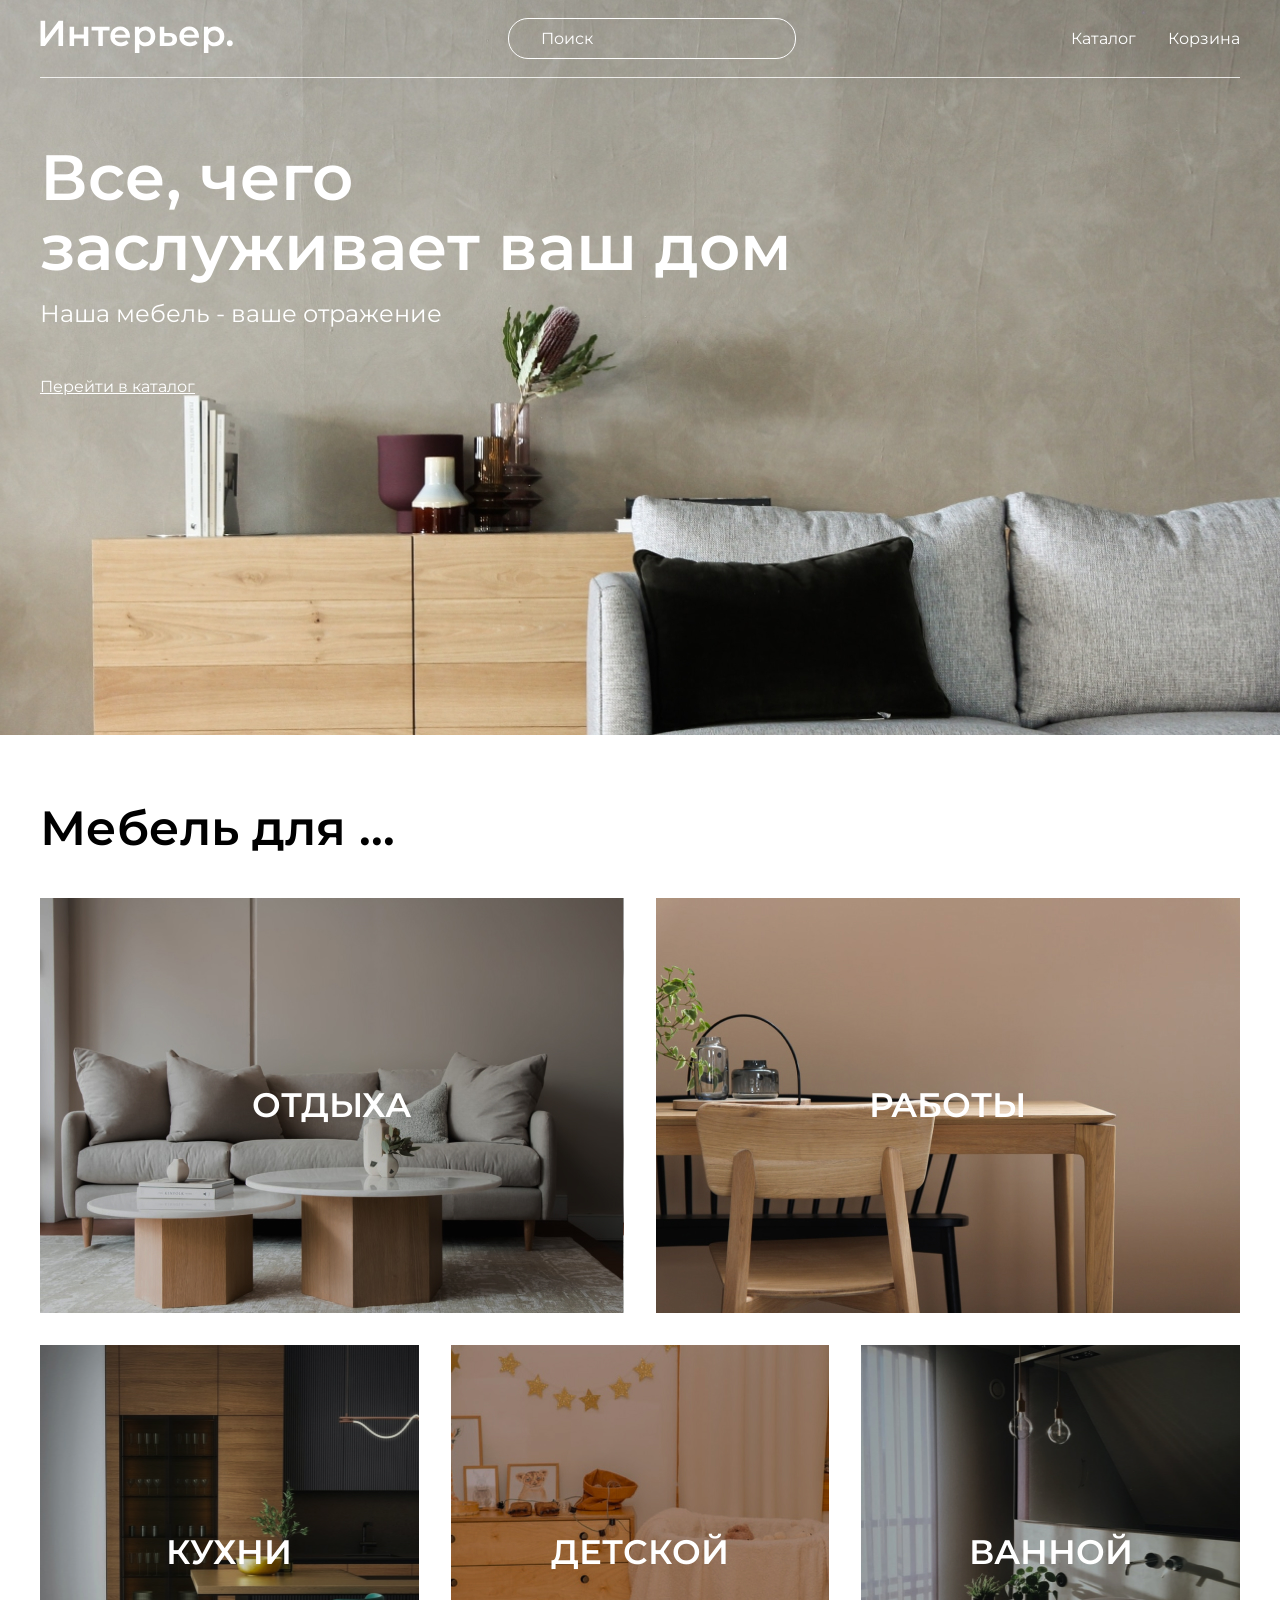
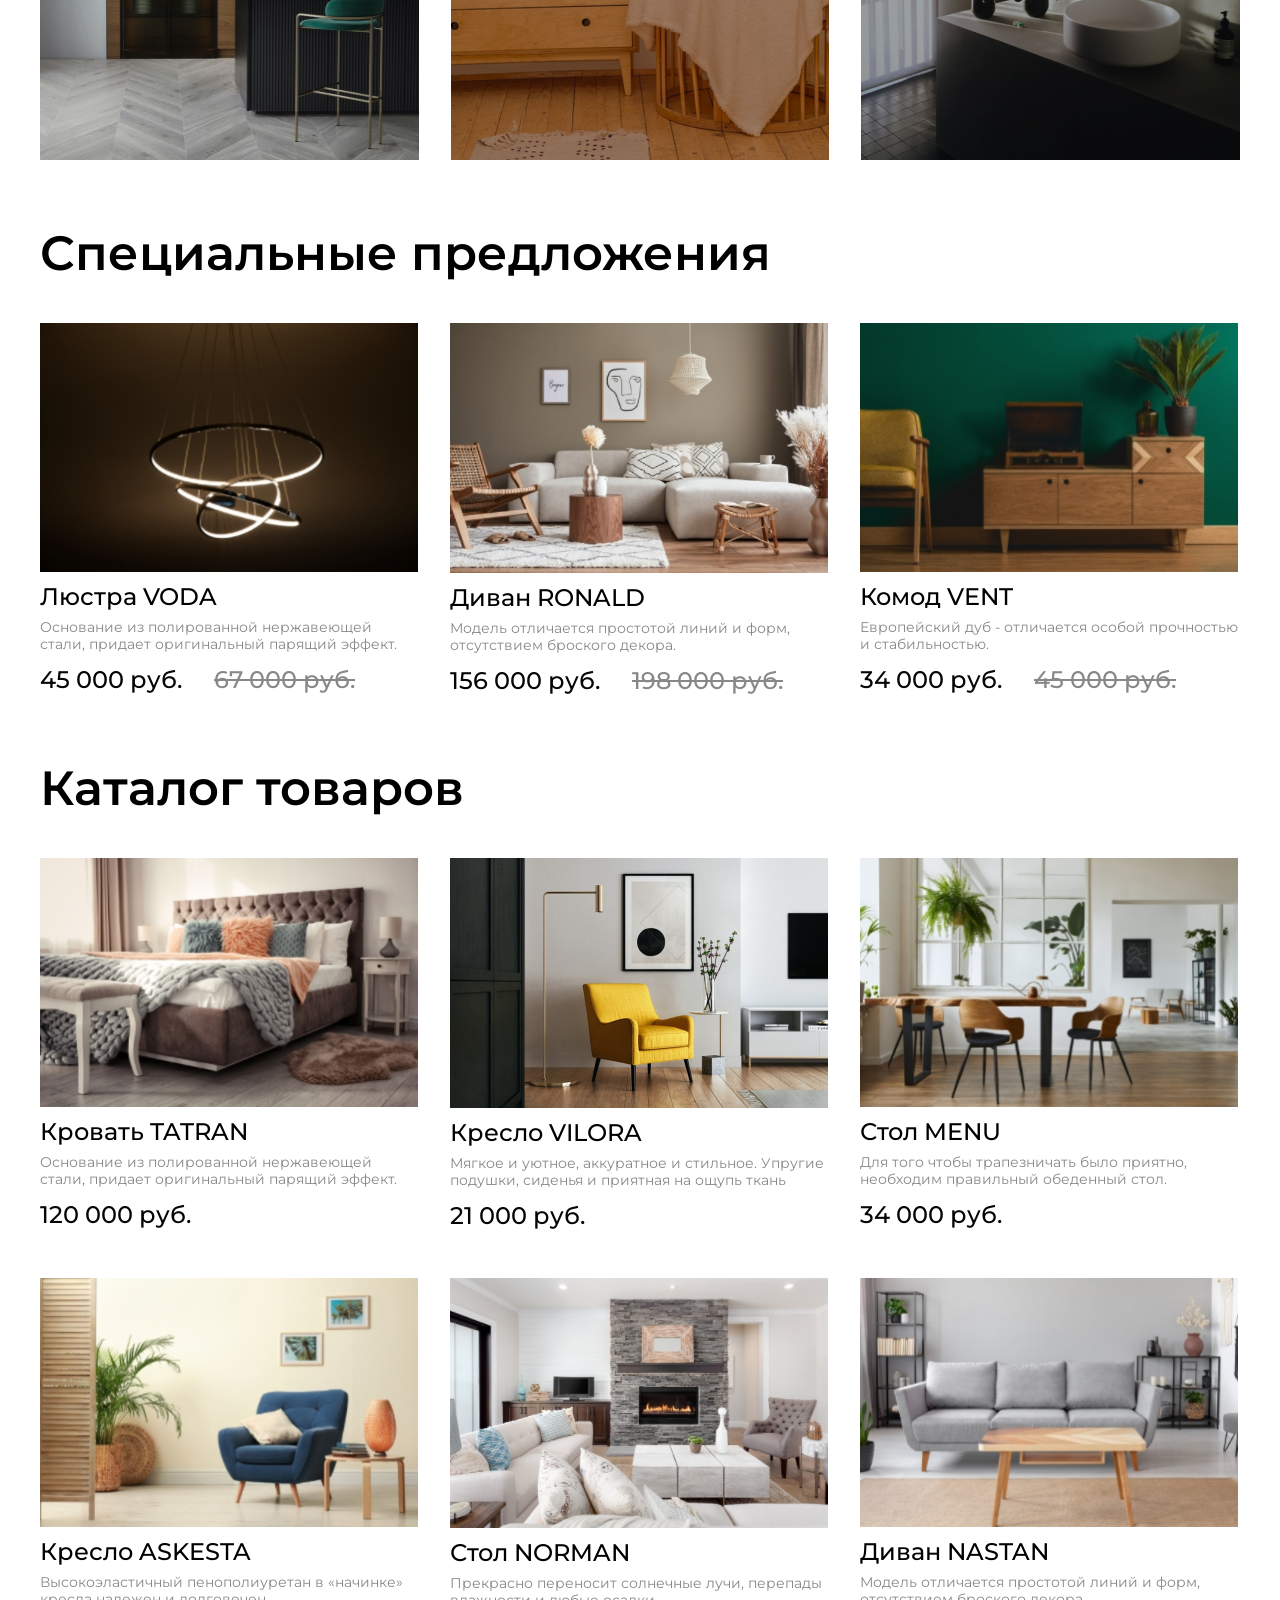
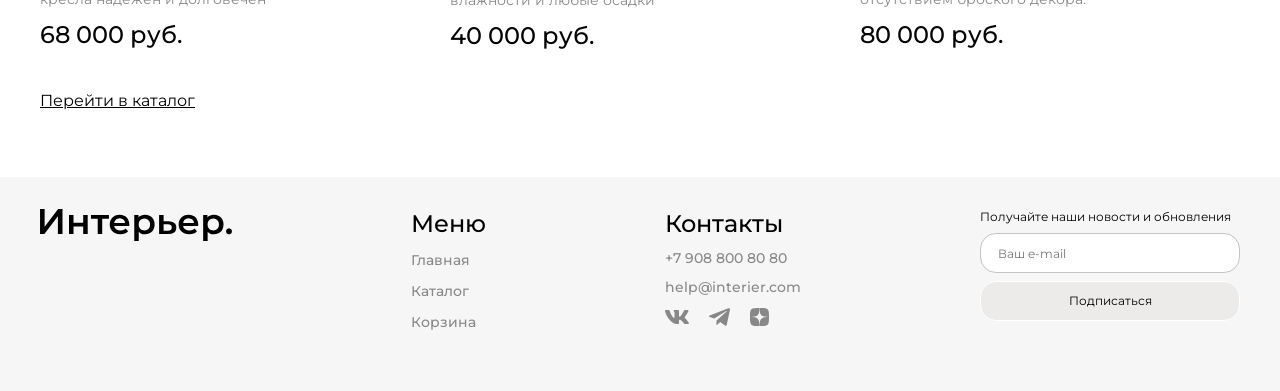
<file: index.html>
<!DOCTYPE html>
<html lang="en">
<head>
    <meta charset="UTF-8">
    <meta name="viewport" content="width=device-width, initial-scale=1.0">
    <title>Document</title>
    <link rel="preconnect" href="https://fonts.googleapis.com">
    <link rel="preconnect" href="https://fonts.gstatic.com" crossorigin>
    <link href="https://fonts.googleapis.com/css2?family=Montserrat:ital,wght@0,100..900;1,100..900&family=Poppins:ital,wght@0,100;0,200;0,300;0,400;0,500;0,600;0,700;0,800;0,900;1,100;1,200;1,300;1,400;1,500;1,600;1,700;1,800;1,900&display=swap" rel="stylesheet">
    <link rel="stylesheet" href="style.css">
</head>
<body>
    <div class="main center">
    <header class="header">
        <a href="index.html"> <img class="header__logo"  src="image/logo.svg" alt="Логотип"></a>
        <input placeholder="Поиск" class="header__input" type="text">
        <nav class="header__menu">
                <a class="header__link" href="catalog.html">Каталог</a>
                <a class="header__link" href="cart.html">Корзина</a>
                <form class="filtering__form" action="#" method="get">
                    <div class="cart__item-modal">
                        <div class="cart__left">
                        <img class="cart__image-left-modal" src="image/cartstolmenu.png" alt="cart image">
                        <div class="cart__info-modal">
                            <h4 class="cart__title">Стол MENU</h4>
                            <p class="cart__price">34 000 руб.</p>
                            <div class="cart__link-modal">
                                <a class="cart__link-box_nav" href="#">Избранные</a>
                                <a class="cart__link-box_nav" href="#">Удалить</a>
                            </div>
                        </div>
                        </div>
                        <input class="cart__input-modal" type="number" value="1" min="1">
                    </div>
                    <div class="cart__item-modaldown">
                        <div class="cart__left">
                        <img class="cart__image-left-modal" src="image/divannas.jpeg" alt="cart image">
                        <div class="cart__info-modal">
                            <h4 class="cart__title">Диван NASTAN</h4>
                            <p class="cart__price">80 000 руб.</p>
                            <div class="cart__link-modal">
                                <a class="cart__link-box_nav" href="#">Избранные</a>
                                <a class="cart__link-box_nav" href="#">Удалить</a>
                            </div>
                        </div>
                        </div>
                        <input class="cart__input-modal" type="number" value="1" min="1">
                    </div>
                    <div class="cart__button-box-modal">
                        <p class="cart__price-modal">Итого:  114 000 руб.</p>
                        <button type="submit" class="cart__button-modal">Оформить заказ</button>
                    </div>
                </form>
        </nav>
        <div class="menu__mobile">
            <a href="#" class=""><svg width="20" height="19" viewBox="0 0 20 19" fill="none" xmlns="http://www.w3.org/2000/svg">
                <g clip-path="url(#clip0_310_627)">
                <path d="M5.7515 2.99141C4.59282 4.14838 3.91891 5.70363 3.86709 7.34023C3.81528 8.97682 4.38946 10.5716 5.47264 11.7995C6.55581 13.0275 8.06645 13.7962 9.69672 13.9491C11.2973 14.0991 12.8949 13.6444 14.1757 12.6766L17.5069 16.0085L17.5069 16.0085C17.5897 16.0914 17.6881 16.1571 17.7963 16.2019C17.9046 16.2468 18.0206 16.2698 18.1377 16.2698C18.2549 16.2698 18.3709 16.2468 18.4791 16.2019C18.5873 16.1571 18.6857 16.0914 18.7685 16.0085C18.8514 15.9257 18.9171 15.8274 18.9619 15.7191C19.0068 15.6109 19.0298 15.4949 19.0298 15.3777C19.0298 15.2606 19.0068 15.1446 18.9619 15.0363C18.9171 14.9281 18.8514 14.8298 18.7685 14.7469L18.7685 14.7469L15.4368 11.416C16.4021 10.135 16.8547 8.53846 16.7038 6.93943C16.5501 5.31054 15.7816 3.80139 14.5547 2.719C13.3277 1.63662 11.7345 1.06232 10.0992 1.11292C8.46381 1.16352 6.90917 1.83523 5.7515 2.99141ZM5.7515 2.99141L5.82216 3.06217L5.7515 2.99141ZM13.5895 4.25366C14.0271 4.68416 14.3751 5.19703 14.6135 5.76269C14.8518 6.32835 14.9758 6.93561 14.9783 7.54944C14.9808 8.16327 14.8618 8.77152 14.628 9.3391C14.3943 9.90669 14.0505 10.4224 13.6164 10.8564C13.1824 11.2905 12.6667 11.6343 12.0991 11.868C11.5315 12.1018 10.9233 12.2208 10.3094 12.2183C9.6956 12.2158 9.08834 12.0918 8.52268 11.8535C7.95702 11.6151 7.44415 11.2671 7.01365 10.8295C6.15334 9.95509 5.67341 8.77613 5.6784 7.54944C5.6834 6.32275 6.17291 5.14773 7.04032 4.28033C7.90772 3.41292 9.08274 2.92341 10.3094 2.91841C11.5361 2.91342 12.7151 3.39335 13.5895 4.25366Z" fill="white" stroke="white" stroke-width="0.2"/>
                </g>
                <defs>
                <clipPath id="clip0_310_627">
                <rect width="19" height="19" fill="white" transform="translate(0.800537)"/>
                </clipPath>
                </defs>
                </svg>
                </a>
            <a href="catalog.html" class=""><svg width="20" height="21" viewBox="0 0 20 21" fill="none" xmlns="http://www.w3.org/2000/svg">
                <rect x="0.800537" y="0.900024" width="4.57143" height="4.57143" fill="white"/>
                <rect x="0.800537" y="8.21436" width="4.57143" height="4.57143" fill="white"/>
                <rect x="0.800537" y="15.5286" width="4.57143" height="4.57143" fill="white"/>
                <rect x="8.11401" y="8.21436" width="4.57143" height="4.57143" fill="white"/>
                <rect x="8.11401" y="15.5286" width="4.57143" height="4.57143" fill="white"/>
                <rect x="8.11401" y="0.900024" width="4.57143" height="4.57143" fill="white"/>
                <rect x="15.4285" y="8.21436" width="4.57143" height="4.57143" fill="white"/>
                <rect x="15.4285" y="15.5286" width="4.57143" height="4.57143" fill="white"/>
                <rect x="15.4285" y="0.900024" width="4.57143" height="4.57143" fill="white"/>
                </svg>
                </a>
            <a href="cart.html" class=""><svg width="25" height="25" viewBox="0 0 25 25" fill="none" xmlns="http://www.w3.org/2000/svg">
                <path d="M14.5834 20.8333C15.1359 20.8333 15.6658 20.6138 16.0566 20.2231C16.4473 19.8324 16.6667 19.3025 16.6667 18.75C16.6667 18.1974 16.4473 17.6675 16.0566 17.2768C15.6658 16.8861 15.1359 16.6666 14.5834 16.6666C14.0309 16.6666 13.501 16.8861 13.1103 17.2768C12.7196 17.6675 12.5001 18.1974 12.5001 18.75C12.5001 19.3025 12.7196 19.8324 13.1103 20.2231C13.501 20.6138 14.0309 20.8333 14.5834 20.8333ZM7.29174 20.8333C7.84428 20.8333 8.37418 20.6138 8.76488 20.2231C9.15558 19.8324 9.37508 19.3025 9.37508 18.75C9.37508 18.1974 9.15558 17.6675 8.76488 17.2768C8.37418 16.8861 7.84428 16.6666 7.29174 16.6666C6.73921 16.6666 6.20931 16.8861 5.81861 17.2768C5.4279 17.6675 5.20841 18.1974 5.20841 18.75C5.20841 19.3025 5.4279 19.8324 5.81861 20.2231C6.20931 20.6138 6.73921 20.8333 7.29174 20.8333ZM20.873 6.16975C21.133 6.16136 21.3796 6.05217 21.5606 5.86525C21.7416 5.67834 21.8428 5.42836 21.8428 5.16819C21.8428 4.90801 21.7416 4.65804 21.5606 4.47112C21.3796 4.28421 21.133 4.17501 20.873 4.16663H19.674C18.7345 4.16663 17.922 4.81871 17.7178 5.73538L16.4126 11.6125C16.2084 12.5291 15.3959 13.1812 14.4563 13.1812H6.63133L5.12924 7.17079H14.8636C15.1212 7.15904 15.3644 7.04844 15.5425 6.86199C15.7206 6.67555 15.82 6.42761 15.82 6.16975C15.82 5.91189 15.7206 5.66395 15.5425 5.47751C15.3644 5.29106 15.1212 5.18046 14.8636 5.16871H5.12924C4.82473 5.16862 4.5242 5.23796 4.25051 5.37145C3.97682 5.50495 3.73716 5.69909 3.54976 5.93911C3.36236 6.17913 3.23215 6.45872 3.16903 6.75662C3.10591 7.05452 3.11154 7.36289 3.1855 7.65829L4.68758 13.6666C4.79586 14.1002 5.046 14.485 5.39821 14.7601C5.75042 15.0351 6.18447 15.1844 6.63133 15.1843H14.4563C15.368 15.1845 16.2524 14.8736 16.9636 14.3032C17.6748 13.7327 18.1701 12.9368 18.3678 12.0468L19.674 6.16975H20.873Z" fill="white"/>
                </svg>
                </a>
        </div>
    </header>

    <section class="heading">
        <p class="heading__house" href="index.html">Все, чего заслуживает ваш дом</р>
        <p  class="heading__text">Наша мебель - ваше отражение</p>
        <a  class="heading__catalog" href="catalog.html">Перейти в каталог</a>
    </section>

    </div>


    <div class="for-box center">
        <h2 class="heading">Мебель для ...</h2>
        <div class="for">
            <div class="for__item for__item_1 for__item_big">ОТДЫХА</div>
            <div class="for__item for__item_2 for__item_big">РАБОТЫ</div>
            <div class="for__item for__item_3">КУХНИ</div>
            <div class="for__item for__item_4">ДЕТСКОЙ</div>
            <div class="for__item for__item_5">ВАННОЙ</div>
        </div>
    </div>
    <section>  
        <h2 class="heading center">Специальные предложения</h2>
        <div class="product-box center">
            <article class="product">
                <img src="image/lustra.jpeg" alt="Люстра VODA" class="product__img">
                        <h3 class="product__name">Люстра VODA</h3>
                        <p class="product__text">Основание из полированной нержавеющей стали, придает оригинальный парящий эффект.</p>
                        <div class="product__box-price">
                        <span class="product__price">45 000 руб.</span>
                        <span class="product__price product__price_old">67 000 руб.</span>
                        <div class="product__icons">
                            <img class="product__icon product__icon_cart" src="image/cartsvg.svg" alt="">
                            <img class="product__icon product__icon_favorite" src="image/heart_outline.svg" alt="">
                        </div>
                        </div>
                </article>
                <article class="product">
                        <img src="image/divan.jpeg" alt="Диван RONALD" class="product__img">
                    <h3 class="product__name"> Диван RONALD</h3>
                        <p class="product__text">Модель отличается простотой линий и форм, отсутствием броского декора.</p>
                        <div class="product__box-price">
                        <span class="product__price">156 000 руб.</span>
                        <span class="product__price product__price_old">198 000 руб.</span>
                        <div class="product__icons">
                            <img class="product__icon product__icon_cart" src="image/cartsvg.svg" alt="">
                            <img class="product__icon product__icon_favorite" src="image/heart_outline.svg" alt="">
                        </div>
                        </div>
                </article>
                <article class="product">
                        <img src="image/komod.jpeg" alt="Комод VENT" class="product__img">
                    <h3 class="product__name">Комод VENT</h3>
                        <p class="product__text">Европейский дуб - отличается особой прочностью и стабильностью.</p>
                        <div class="product__box-price">
                        <span class="product__price">34 000 руб.</span>
                        <span class="product__price product__price_old">45 000 руб.</span>
                        <div class="product__icons">
                            <img class="product__icon product__icon_cart" src="image/cartsvg.svg" alt="">
                            <img class="product__icon product__icon_favorite" src="image/heart_outline.svg" alt="">
                        </div>
                    </div>
                </article>
            </div>
                </section>
        <section>
        <h2 class="heading center">Каталог товаров</h2>
        <div class="product-box center">
    <article class="product">
            <img src="image/krovat.jpeg" alt="Кровать TATRAN" class="product__img">
            <h3 class="product__name">Кровать TATRAN</h3>
            <p class="product__text">Основание из полированной нержавеющей стали, придает оригинальный парящий эффект.</p>
            <div class="product__box-price">
            <p class="product__price">120 000 руб.</p>
            <div class="product__icons">
                <img class="product__icon product__icon_cart" src="image/cartsvg.svg" alt="">
                <img class="product__icon product__icon_favorite" src="image/heart_outline.svg" alt="">
            </div>
            </div>
    </article>
    <article class="product">
            <img src="image/product1.jpg" alt="Желтое кресло VILORA" class="product__img">
            <h3 class="product__name">Кресло VILORA</h3>
            <p class="product__text">Мягкое и уютное, аккуратное и стильное. Упругие подушки, сиденья и приятная на ощупь ткань</p>
            <div class="product__box-price">
            <p class="product__price">21 000 руб.</p>
            <div class="product__icons">
                <img class="product__icon product__icon_cart" src="image/cartsvg.svg" alt="">
                <img class="product__icon product__icon_favorite" src="image/heart_outline.svg" alt="">
            </div>
            </div>
    </article>
    <article class="product">
        <img src="image/stol.jpeg" alt="Стол MENU" class="product__img">
        <h3 class="product__name">Стол MENU</h3>
        <p class="product__text">Для того чтобы трапезничать было приятно, необходим правильный обеденный стол.</p>
        <div class="product__box-price">
        <p class="product__price">34 000 руб.</p>
        <div class="product__icons">
            <img class="product__icon product__icon_cart" src="image/cartsvg.svg" alt="">
            <img class="product__icon product__icon_favorite" src="image/heart_outline.svg" alt="">
        </div>
        </div>
    </article>
    <article class="product">
        <img src="image/kreslo.jpeg" alt="Кресло ASKESTA" class="product__img">
        <h3 class="product__name">Кресло ASKESTA</h3>
        <p class="product__text">Высокоэластичный пенополиуретан в «начинке» кресла надежен и долговечен</p>
        <div class="product__box-price">
        <p class="product__price">68 000 руб.</p>
        <div class="product__icons">
            <img class="product__icon product__icon_cart" src="image/cartsvg.svg" alt="">
            <img class="product__icon product__icon_favorite" src="image/heart_outline.svg" alt="">
        </div>
        </div>
    </article>
    <article class="product">
        <img src="image/stolnorman.jpeg" alt="Стол NORMAN" class="product__img">
        <h3 class="product__name">Стол NORMAN</h3>
        <p class="product__text">Прекрасно переносит солнечные лучи, перепады влажности и любые осадки</p>
        <div class="product__box-price">
        <p class="product__price">40 000 руб.</p>
        <div class="product__icons">
            <img class="product__icon product__icon_cart" src="image/cartsvg.svg" alt="">
            <img class="product__icon product__icon_favorite" src="image/heart_outline.svg" alt="">
        </div>
        </div>
    </article>
    <article class="product">
        <img src="image/divannas.jpeg" alt="Диван NASTAN" class="product__img">
        <h2 class="product__name">Диван NASTAN</h2>
        <p class="product__text">Модель отличается простотой линий и форм, отсутствием броского декора. </p>
        <div class="product__box-price">
        <p class="product__price">80 000 руб.</p>  
        <div class="product__icons">
            <img class="product__icon product__icon_cart" src="image/cartsvg.svg" alt="">
            <img class="product__icon product__icon_favorite" src="image/heart_outline.svg" alt="">
        </div>
    </div>
</article>
</div>
<div class="footer-catalog">
    <a class="footer-catalog__link center" href="catalog.html">Перейти в каталог</a>
</div>
    </section>
    <footer class="footer center"> 
<div class="footer-box">
<img class="footer__logo" src="image/logofoot.svg" alt="logofoot">
<article class="menu">
    <h4 class="footer__menu">Меню</h4>
    <nav>
        <ul class="footer__nav">
            <li><a class="menu__list" href="index.html">Главная</a></li>
            <li><a class="menu__list" href="catalog.html">Каталог</a></li>
            <li><a class="menu__list" href="cart.html">Корзина</a></li>
        </ul>
    </nav>
</article>
<article class="adress">
    <h4 class="footer__menu">Контакты</h4>
    <a class="footer__link" href="+79088008080">+7 908 800 80 80</a>
    <a class="footer__link" href="help@interier.com">help@interier.com</a>
<div class="footer__svg">
<svg class="logo-svg" width="24" height="18" viewBox="0 0 24 14" fill="none" xmlns="http://www.w3.org/2000/svg">
        <path fill-rule="evenodd" clip-rule="evenodd" d="M23.45 0.948C23.616 0.402 23.45 0 22.655 0H20.03C19.362 0 19.054 0.347 18.887 0.73C18.887 0.73 17.552 3.926 15.661 6.002C15.049 6.604 14.771 6.795 14.437 6.795C14.27 6.795 14.019 6.604 14.019 6.057V0.948C14.019 0.292 13.835 0 13.279 0H9.151C8.734 0 8.483 0.304 8.483 0.593C8.483 1.214 9.429 1.358 9.526 3.106V6.904C9.526 7.737 9.373 7.888 9.039 7.888C8.149 7.888 5.984 4.677 4.699 1.003C4.45 0.288 4.198 0 3.527 0H0.9C0.15 0 0 0.347 0 0.73C0 1.412 0.89 4.8 4.145 9.281C6.315 12.341 9.37 14 12.153 14C13.822 14 14.028 13.632 14.028 12.997V10.684C14.028 9.947 14.186 9.8 14.715 9.8C15.105 9.8 15.772 9.992 17.33 11.467C19.11 13.216 19.403 14 20.405 14H23.03C23.78 14 24.156 13.632 23.94 12.904C23.702 12.18 22.852 11.129 21.725 9.882C21.113 9.172 20.195 8.407 19.916 8.024C19.527 7.533 19.638 7.314 19.916 6.877C19.916 6.877 23.116 2.451 23.449 0.948H23.45Z" fill="#888888"/>
        </svg> 
<svg class="logo-svg" width="21" height="18" viewBox="0 0 21 18" fill="none" xmlns="http://www.w3.org/2000/svg">
        <path d="M19.2957 0.363004L0.690684 7.57461C-0.0580144 7.91045 -0.311245 8.58298 0.509724 8.94798L5.28271 10.4727L16.8232 3.30353C17.4533 2.85347 18.0984 2.97348 17.5433 3.46858L7.63159 12.4893L7.32024 16.3069C7.60862 16.8964 8.13666 16.8991 8.47348 16.6061L11.2157 13.998L15.9122 17.533C17.003 18.1821 17.5965 17.7632 17.8312 16.5735L20.9117 1.91163C21.2315 0.447168 20.6861 -0.19809 19.2957 0.363004Z" fill="#888888"/>
        </svg>     
<svg class="logo-svg" width="19" height="18" viewBox="0 0 19 18" fill="none" xmlns="http://www.w3.org/2000/svg">
        <path d="M11.3326 10.7357C9.83979 12.195 9.73122 14.0143 9.60229 18C13.5244 18 16.2319 17.9871 17.6298 16.7014C18.9869 15.3771 19.0005 12.69 19.0005 9.09643C14.7934 9.225 12.873 9.32143 11.3326 10.7357ZM0.00050354 9.09643C0.00050354 12.69 0.014075 15.3771 1.37122 16.7014C2.76907 17.9871 5.47657 18 9.39872 18C9.263 14.0143 9.16122 12.195 7.66836 10.7357C6.128 9.32143 4.20765 9.21857 0.00050354 9.09643ZM9.39872 0C5.48336 0 2.76907 0.0128571 1.37122 1.29857C0.014075 2.62286 0.00050354 5.31 0.00050354 8.90357C4.20765 8.775 6.128 8.67857 7.66836 7.26429C9.16122 5.805 9.26979 3.98571 9.39872 0ZM11.3326 7.26429C9.83979 5.805 9.73122 3.98571 9.60229 0C13.5244 0 16.2319 0.0128571 17.6298 1.29857C18.9869 2.62286 19.0005 5.31 19.0005 8.90357C14.7934 8.775 12.873 8.67857 11.3326 7.26429Z" fill="#888888"/>
        </svg>             
</div>
</article>   
<form class="footer__inform">
    <p action="#" class="footer__inform-text">Получайте наши новости и обновления</p>
    <input placeholder="Ваш e-mail" type="email" class="footer__inform-window"> <button type="submit" class="footer__inform-button">Подписаться</button>
</form>
</div>
    </footer>
</body>
</html>
</file>
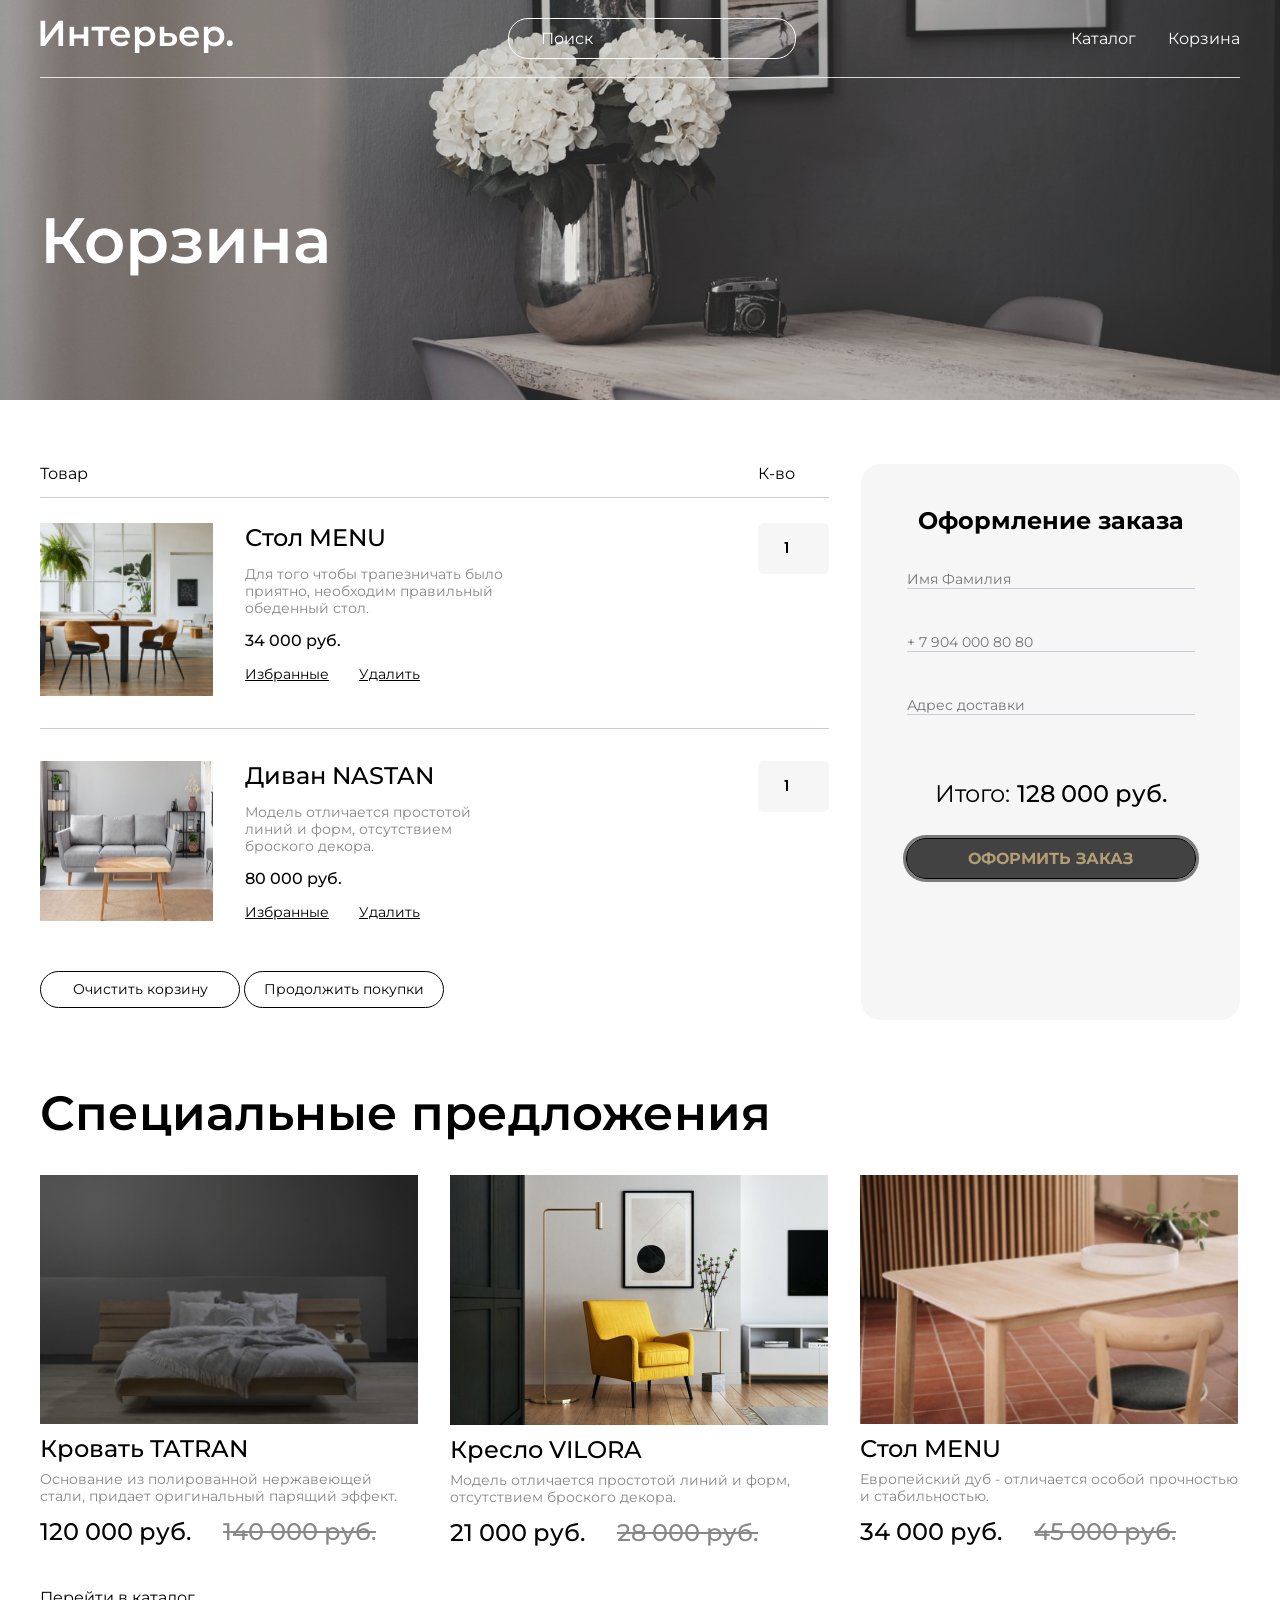
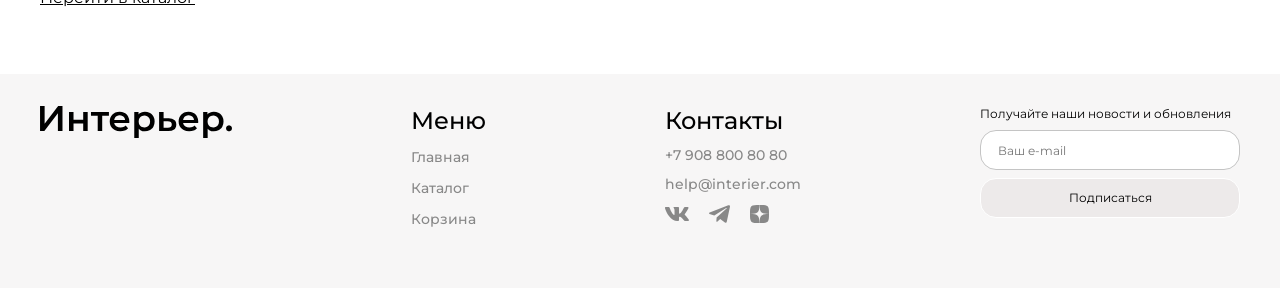
<file: cart.html>
<!DOCTYPE html>
<html lang="en">
<head>
    <meta charset="UTF-8">
    <meta name="viewport" content="width=device-width, initial-scale=1.0">
    <title>Document</title>
    <link rel="preconnect" href="https://fonts.googleapis.com">
    <link rel="preconnect" href="https://fonts.gstatic.com" crossorigin>
    <link href="https://fonts.googleapis.com/css2?family=Montserrat:ital,wght@0,100..900;1,100..900&family=Poppins:ital,wght@0,100;0,200;0,300;0,400;0,500;0,600;0,700;0,800;0,900;1,100;1,200;1,300;1,400;1,500;1,600;1,700;1,800;1,900&display=swap" rel="stylesheet">
    <link rel="stylesheet" href="style.css">
</head>
<body>
    <div class="top-cart center">
        <header class="header">
            <a href="index.html"> <img class="header__logo"  src="image/logo.svg" alt="Логотип"></a>
            <input placeholder="Поиск" class="header__input" type="text">
            <nav class="header__menu">
                    <a class="header__link" href="catalog.html">Каталог</a>
                    <a class="header__link" href="cart.html">Корзина</a>
            </nav>
            <div class="menu__mobile">
                <a href="#" class=""><svg width="20" height="19" viewBox="0 0 20 19" fill="none" xmlns="http://www.w3.org/2000/svg">
                    <g clip-path="url(#clip0_310_627)">
                    <path d="M5.7515 2.99141C4.59282 4.14838 3.91891 5.70363 3.86709 7.34023C3.81528 8.97682 4.38946 10.5716 5.47264 11.7995C6.55581 13.0275 8.06645 13.7962 9.69672 13.9491C11.2973 14.0991 12.8949 13.6444 14.1757 12.6766L17.5069 16.0085L17.5069 16.0085C17.5897 16.0914 17.6881 16.1571 17.7963 16.2019C17.9046 16.2468 18.0206 16.2698 18.1377 16.2698C18.2549 16.2698 18.3709 16.2468 18.4791 16.2019C18.5873 16.1571 18.6857 16.0914 18.7685 16.0085C18.8514 15.9257 18.9171 15.8274 18.9619 15.7191C19.0068 15.6109 19.0298 15.4949 19.0298 15.3777C19.0298 15.2606 19.0068 15.1446 18.9619 15.0363C18.9171 14.9281 18.8514 14.8298 18.7685 14.7469L18.7685 14.7469L15.4368 11.416C16.4021 10.135 16.8547 8.53846 16.7038 6.93943C16.5501 5.31054 15.7816 3.80139 14.5547 2.719C13.3277 1.63662 11.7345 1.06232 10.0992 1.11292C8.46381 1.16352 6.90917 1.83523 5.7515 2.99141ZM5.7515 2.99141L5.82216 3.06217L5.7515 2.99141ZM13.5895 4.25366C14.0271 4.68416 14.3751 5.19703 14.6135 5.76269C14.8518 6.32835 14.9758 6.93561 14.9783 7.54944C14.9808 8.16327 14.8618 8.77152 14.628 9.3391C14.3943 9.90669 14.0505 10.4224 13.6164 10.8564C13.1824 11.2905 12.6667 11.6343 12.0991 11.868C11.5315 12.1018 10.9233 12.2208 10.3094 12.2183C9.6956 12.2158 9.08834 12.0918 8.52268 11.8535C7.95702 11.6151 7.44415 11.2671 7.01365 10.8295C6.15334 9.95509 5.67341 8.77613 5.6784 7.54944C5.6834 6.32275 6.17291 5.14773 7.04032 4.28033C7.90772 3.41292 9.08274 2.92341 10.3094 2.91841C11.5361 2.91342 12.7151 3.39335 13.5895 4.25366Z" fill="white" stroke="white" stroke-width="0.2"/>
                    </g>
                    <defs>
                    <clipPath id="clip0_310_627">
                    <rect width="19" height="19" fill="white" transform="translate(0.800537)"/>
                    </clipPath>
                    </defs>
                    </svg>
                    </a>
                <a href="catalog.html" class=""><svg width="20" height="21" viewBox="0 0 20 21" fill="none" xmlns="http://www.w3.org/2000/svg">
                    <rect x="0.800537" y="0.900024" width="4.57143" height="4.57143" fill="white"/>
                    <rect x="0.800537" y="8.21436" width="4.57143" height="4.57143" fill="white"/>
                    <rect x="0.800537" y="15.5286" width="4.57143" height="4.57143" fill="white"/>
                    <rect x="8.11401" y="8.21436" width="4.57143" height="4.57143" fill="white"/>
                    <rect x="8.11401" y="15.5286" width="4.57143" height="4.57143" fill="white"/>
                    <rect x="8.11401" y="0.900024" width="4.57143" height="4.57143" fill="white"/>
                    <rect x="15.4285" y="8.21436" width="4.57143" height="4.57143" fill="white"/>
                    <rect x="15.4285" y="15.5286" width="4.57143" height="4.57143" fill="white"/>
                    <rect x="15.4285" y="0.900024" width="4.57143" height="4.57143" fill="white"/>
                    </svg>
                    </a>
                <a href="cart.html" class=""><svg width="25" height="25" viewBox="0 0 25 25" fill="none" xmlns="http://www.w3.org/2000/svg">
                    <path d="M14.5834 20.8333C15.1359 20.8333 15.6658 20.6138 16.0566 20.2231C16.4473 19.8324 16.6667 19.3025 16.6667 18.75C16.6667 18.1974 16.4473 17.6675 16.0566 17.2768C15.6658 16.8861 15.1359 16.6666 14.5834 16.6666C14.0309 16.6666 13.501 16.8861 13.1103 17.2768C12.7196 17.6675 12.5001 18.1974 12.5001 18.75C12.5001 19.3025 12.7196 19.8324 13.1103 20.2231C13.501 20.6138 14.0309 20.8333 14.5834 20.8333ZM7.29174 20.8333C7.84428 20.8333 8.37418 20.6138 8.76488 20.2231C9.15558 19.8324 9.37508 19.3025 9.37508 18.75C9.37508 18.1974 9.15558 17.6675 8.76488 17.2768C8.37418 16.8861 7.84428 16.6666 7.29174 16.6666C6.73921 16.6666 6.20931 16.8861 5.81861 17.2768C5.4279 17.6675 5.20841 18.1974 5.20841 18.75C5.20841 19.3025 5.4279 19.8324 5.81861 20.2231C6.20931 20.6138 6.73921 20.8333 7.29174 20.8333ZM20.873 6.16975C21.133 6.16136 21.3796 6.05217 21.5606 5.86525C21.7416 5.67834 21.8428 5.42836 21.8428 5.16819C21.8428 4.90801 21.7416 4.65804 21.5606 4.47112C21.3796 4.28421 21.133 4.17501 20.873 4.16663H19.674C18.7345 4.16663 17.922 4.81871 17.7178 5.73538L16.4126 11.6125C16.2084 12.5291 15.3959 13.1812 14.4563 13.1812H6.63133L5.12924 7.17079H14.8636C15.1212 7.15904 15.3644 7.04844 15.5425 6.86199C15.7206 6.67555 15.82 6.42761 15.82 6.16975C15.82 5.91189 15.7206 5.66395 15.5425 5.47751C15.3644 5.29106 15.1212 5.18046 14.8636 5.16871H5.12924C4.82473 5.16862 4.5242 5.23796 4.25051 5.37145C3.97682 5.50495 3.73716 5.69909 3.54976 5.93911C3.36236 6.17913 3.23215 6.45872 3.16903 6.75662C3.10591 7.05452 3.11154 7.36289 3.1855 7.65829L4.68758 13.6666C4.79586 14.1002 5.046 14.485 5.39821 14.7601C5.75042 15.0351 6.18447 15.1844 6.63133 15.1843H14.4563C15.368 15.1845 16.2524 14.8736 16.9636 14.3032C17.6748 13.7327 18.1701 12.9368 18.3678 12.0468L19.674 6.16975H20.873Z" fill="white"/>
                    </svg>
                    </a>
            </div>
        </header>
        <h1 class="heading__big" href="index.html">Корзина</h1>
    </div>  
    <div class="cart center">
    <div class="cart__content">
        <div class="cart__name-box">
            <p class="product__cart">Товар</p>
            <p class="product__cart">К-во</p>
        </div>
        <div class="cart__item">
            <div class="cart__left">
            <img class="cart__image-left" src="image/cartstolmenu.png" alt="cart image">
            <div class="cart__info">
                <h4 class="cart__title">Стол MENU</h4>
                <p class="cart__text">Для того чтобы трапезничать было приятно, необходим правильный обеденный стол.</p>
                <p class="cart__price">34 000 руб.</p>
                <div class="cart__link-box">
                    <a class="cart__link-box_nav" href="#">Избранные</a>
                    <a class="cart__link-box_nav" href="#">Удалить</a>
                </div>
            </div>
            </div>
            <input class="cart__input" type="number" value="1" min="1">
        </div>
        <div class="cart__item  cart__item-down">
            <div class="cart__left">
            <img class="cart__image-left" src="image/divannas.jpeg" alt="cart image">
            <div class="cart__info">
                <h4 class="cart__title">Диван NASTAN</h4>
                <p class="cart__text">Модель отличается простотой линий и форм, отсутствием броского декора.</p>
                <p class="cart__price">80 000 руб.</p>
                <div class="cart__link-box">
                    <a class="cart__link-box_nav" href="#">Избранные</a>
                    <a class="cart__link-box_nav" href="#">Удалить</a>
                </div>
            </div>
            </div>
            <input class="cart__input" type="number" value="1" min="1">
        </div>
        <div class="cart__button-box">
            <button type="submit" class="cart__button">Очистить корзину</button>
            <button type="submit" class="cart__button"> <a class="cart__button-buy" href="catalog.html">Продолжить покупки</a></button>
        </div>
    </div>
    <form class="cart__form">
        <h3 class="cart__form-placing">Оформление заказа</h3>
        <div class="cart__order">
            <input class="cart__form-name" type="text" placeholder="Имя Фамилия" required>
            <input class="cart__form-number"  type="tel" placeholder="+ 7 904 000 80 80" required>
            <input class="cart__form-adress" type="text" placeholder="Адрес доставки" required>
        </div>
        <div class="cart__price-box">
            <p class="cart__total">Итого:</p>
            <span class="cart__price-sum">128 000 руб.</span>
        </div>
        <div>
            <button class="cart__button-form">Оформить заказ</button>
        </div>
    </form>
    </div>
<section>  
<h2 class="special center">Специальные предложения</h2>
<div class="product-box center">
<article class="product">
<img src="image/tatran2.0.jpeg" alt="Кровать TATRAN" class="product__img">
    <h3 class="product__name">Кровать TATRAN</h3>
    <p class="product__text">Основание из полированной нержавеющей стали, придает оригинальный парящий эффект.</p>
    <div class="product__box-price">
    <span class="product__price">120 000 руб.</span>
    <span class="product__price product__price_old">140 000 руб.</span>
    <div class="product__icons">
        <img class="product__icon product__icons_cart" src="image/cartsvg.svg" alt="">
        <img class="product__icon product__icons_favorite" src="image/heart_outline.svg" alt="">
    </div>
    </div>
</article>
<article class="product">
    <img src="image/product1.jpg" alt="Кресло VILORA" class="product__img">
<h3 class="product__name"> Кресло VILORA</h3>
    <p class="product__text">Модель отличается простотой линий и форм, отсутствием броского декора.</p>
    <div class="product__box-price">
    <span class="product__price">21 000 руб.</span>
    <span class="product__price product__price_old">28 000 руб.</span>
    <div class="product__icons">
        <img class="product__icon product__icons_cart" src="image/cartsvg.svg" alt="">
        <img class="product__icon product__icons_favorite" src="image/heart_outline.svg" alt="">
    </div>
    </div>
</article>
<article class="product">
    <img src="image/menu2.0.jpeg" alt="Стол MENU" class="product__img">
<h3 class="product__name">Стол MENU</h3>
    <p class="product__text">Европейский дуб - отличается особой прочностью и стабильностью.</p>
    <div class="product__box-price">
    <span class="product__price">34 000 руб.</span>
    <span class="product__price product__price_old">45 000 руб.</span>
    <div class="product__icons">
        <img class="product__icon product__icons_cart" src="image/cartsvg.svg" alt="">
        <img class="product__icon product__icons_favorite" src="image/heart_outline.svg" alt="">
    </div>
</div>
</article>
</div>
<div class="footer-catalog">
    <a class="footer-catalog__link center" href="catalog.html">Перейти в каталог</a>
</div>
</section>
<footer class="footer center"> 
    <div class="footer-box">
        <img class="footer__logo" src="image/logofoot.svg" alt="logofoot">
        <article class="menu">
            <h4 class="footer__menu">Меню</h4>
            <nav>
                <ul class="footer__nav">
                    <li><a class="menu__list" href="index.html">Главная</a></li>
                    <li><a class="menu__list" href="catalog.html">Каталог</a></li>
                    <li><a class="menu__list" href="cart.html">Корзина</a></li>
                </ul>
            </nav>
        </article>
        <article class="adress">
            <h4 class="footer__menu">Контакты</h4>
            <a class="footer__link" href="+79088008080">+7 908 800 80 80</a>
            <a class="footer__link" href="help@interier.com">help@interier.com</a>
        <div class="footer__svg">
        <svg class="logo-svg" width="24" height="18" viewBox="0 0 24 14" fill="none" xmlns="http://www.w3.org/2000/svg">
                <path fill-rule="evenodd" clip-rule="evenodd" d="M23.45 0.948C23.616 0.402 23.45 0 22.655 0H20.03C19.362 0 19.054 0.347 18.887 0.73C18.887 0.73 17.552 3.926 15.661 6.002C15.049 6.604 14.771 6.795 14.437 6.795C14.27 6.795 14.019 6.604 14.019 6.057V0.948C14.019 0.292 13.835 0 13.279 0H9.151C8.734 0 8.483 0.304 8.483 0.593C8.483 1.214 9.429 1.358 9.526 3.106V6.904C9.526 7.737 9.373 7.888 9.039 7.888C8.149 7.888 5.984 4.677 4.699 1.003C4.45 0.288 4.198 0 3.527 0H0.9C0.15 0 0 0.347 0 0.73C0 1.412 0.89 4.8 4.145 9.281C6.315 12.341 9.37 14 12.153 14C13.822 14 14.028 13.632 14.028 12.997V10.684C14.028 9.947 14.186 9.8 14.715 9.8C15.105 9.8 15.772 9.992 17.33 11.467C19.11 13.216 19.403 14 20.405 14H23.03C23.78 14 24.156 13.632 23.94 12.904C23.702 12.18 22.852 11.129 21.725 9.882C21.113 9.172 20.195 8.407 19.916 8.024C19.527 7.533 19.638 7.314 19.916 6.877C19.916 6.877 23.116 2.451 23.449 0.948H23.45Z" fill="#888888"/>
                </svg> 
        <svg class="logo-svg" width="21" height="18" viewBox="0 0 21 18" fill="none" xmlns="http://www.w3.org/2000/svg">
                <path d="M19.2957 0.363004L0.690684 7.57461C-0.0580144 7.91045 -0.311245 8.58298 0.509724 8.94798L5.28271 10.4727L16.8232 3.30353C17.4533 2.85347 18.0984 2.97348 17.5433 3.46858L7.63159 12.4893L7.32024 16.3069C7.60862 16.8964 8.13666 16.8991 8.47348 16.6061L11.2157 13.998L15.9122 17.533C17.003 18.1821 17.5965 17.7632 17.8312 16.5735L20.9117 1.91163C21.2315 0.447168 20.6861 -0.19809 19.2957 0.363004Z" fill="#888888"/>
                </svg>     
        <svg class="logo-svg" width="19" height="18" viewBox="0 0 19 18" fill="none" xmlns="http://www.w3.org/2000/svg">
                <path d="M11.3326 10.7357C9.83979 12.195 9.73122 14.0143 9.60229 18C13.5244 18 16.2319 17.9871 17.6298 16.7014C18.9869 15.3771 19.0005 12.69 19.0005 9.09643C14.7934 9.225 12.873 9.32143 11.3326 10.7357ZM0.00050354 9.09643C0.00050354 12.69 0.014075 15.3771 1.37122 16.7014C2.76907 17.9871 5.47657 18 9.39872 18C9.263 14.0143 9.16122 12.195 7.66836 10.7357C6.128 9.32143 4.20765 9.21857 0.00050354 9.09643ZM9.39872 0C5.48336 0 2.76907 0.0128571 1.37122 1.29857C0.014075 2.62286 0.00050354 5.31 0.00050354 8.90357C4.20765 8.775 6.128 8.67857 7.66836 7.26429C9.16122 5.805 9.26979 3.98571 9.39872 0ZM11.3326 7.26429C9.83979 5.805 9.73122 3.98571 9.60229 0C13.5244 0 16.2319 0.0128571 17.6298 1.29857C18.9869 2.62286 19.0005 5.31 19.0005 8.90357C14.7934 8.775 12.873 8.67857 11.3326 7.26429Z" fill="#888888"/>
                </svg>             
        </div>
        </article>   
        <form class="footer__inform">
            <p action="#" class="footer__inform-text">Получайте наши новости и обновления</p>
            <input placeholder="Ваш e-mail" type="email" class="footer__inform-window"> <button type="submit" class="footer__inform-button">Подписаться</button>
        </form>
        </div>
            </footer>
        </body>
        </html>
</file>
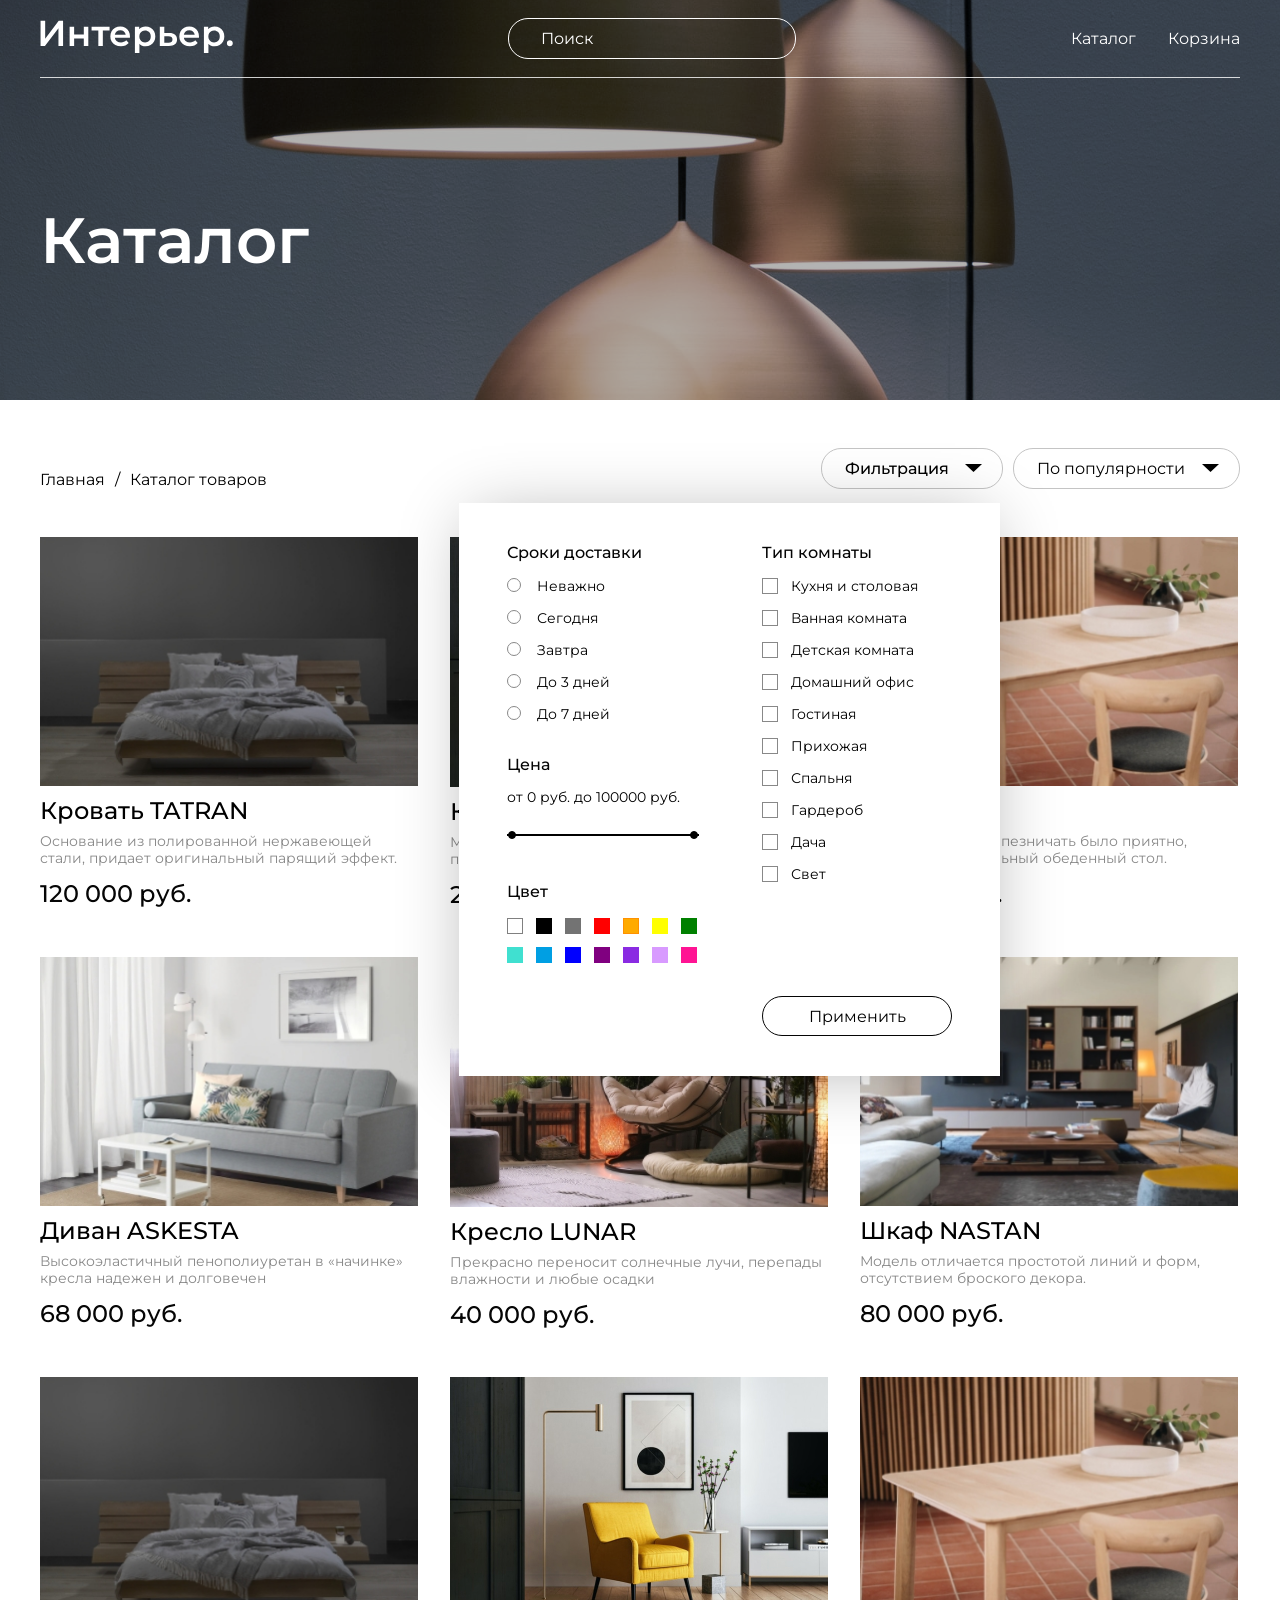
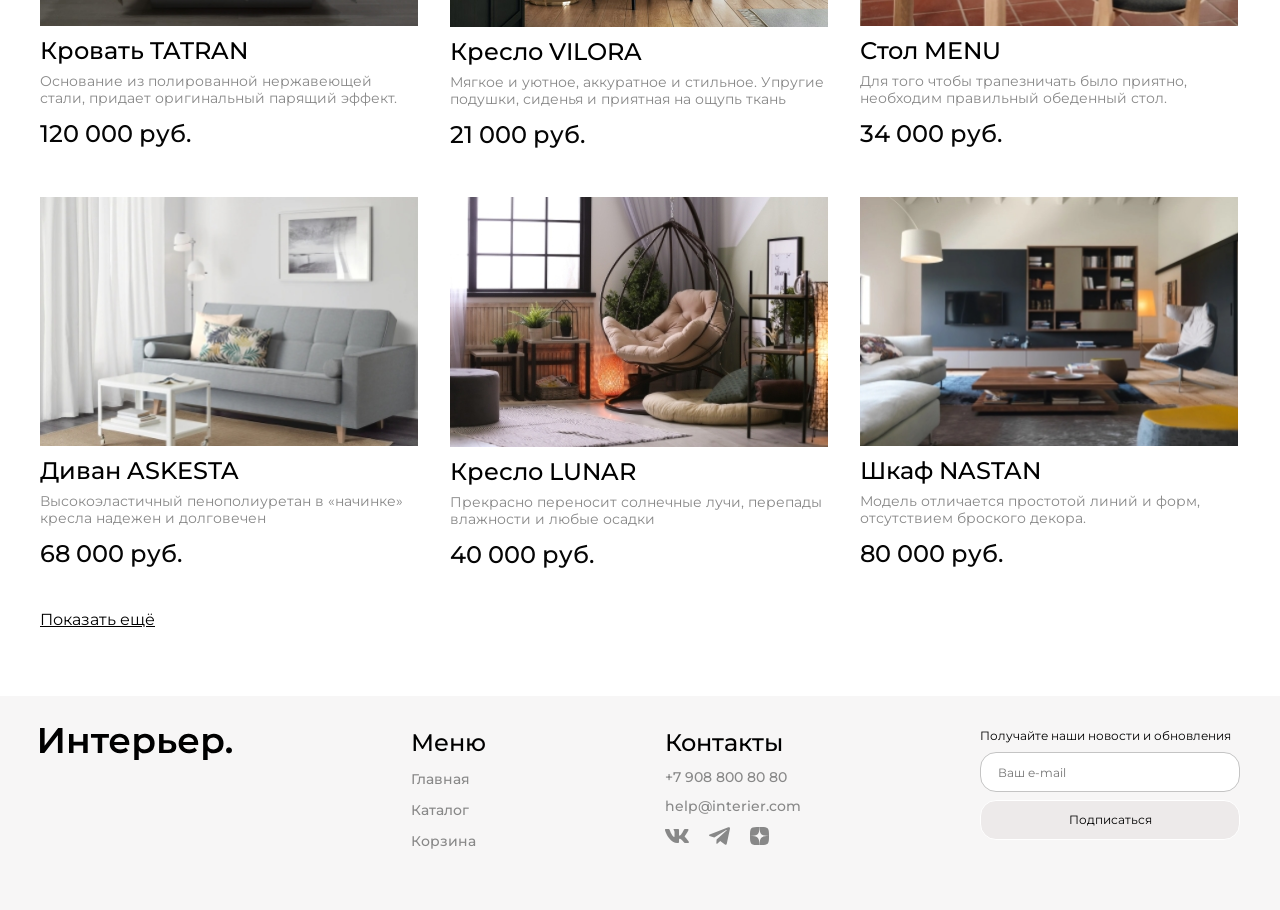
<file: catalog.html>
<!DOCTYPE html>
<html lang="en">
    <head>
        <meta charset="UTF-8">
        <meta name="viewport" content="width=device-width, initial-scale=1.0">
        <title>Document</title>
        <link rel="preconnect" href="https://fonts.googleapis.com">
        <link rel="preconnect" href="https://fonts.gstatic.com" crossorigin>
        <link href="https://fonts.googleapis.com/css2?family=Montserrat:ital,wght@0,100..900;1,100..900&display=swap" rel="stylesheet">
        <link rel="stylesheet" href="style.css">
    </head>
    <body>
        <div class="top center">
        <header class="header">
            <a href="index.html"> <img class="header__logo"  src="image/logo.svg" alt="Логотип"></a>
            <input placeholder="Поиск" class="header__input" type="text">
            <nav class="header__menu">
                <a class="header__link" href="catalog.html">Каталог</a>
                <a class="header__link" href="cart.html">Корзина</a>
            </nav>
            <div class="menu__mobile">
                <a href="#" class=""><svg width="20" height="19" viewBox="0 0 20 19" fill="none" xmlns="http://www.w3.org/2000/svg">
                    <g clip-path="url(#clip0_310_627)">
                    <path d="M5.7515 2.99141C4.59282 4.14838 3.91891 5.70363 3.86709 7.34023C3.81528 8.97682 4.38946 10.5716 5.47264 11.7995C6.55581 13.0275 8.06645 13.7962 9.69672 13.9491C11.2973 14.0991 12.8949 13.6444 14.1757 12.6766L17.5069 16.0085L17.5069 16.0085C17.5897 16.0914 17.6881 16.1571 17.7963 16.2019C17.9046 16.2468 18.0206 16.2698 18.1377 16.2698C18.2549 16.2698 18.3709 16.2468 18.4791 16.2019C18.5873 16.1571 18.6857 16.0914 18.7685 16.0085C18.8514 15.9257 18.9171 15.8274 18.9619 15.7191C19.0068 15.6109 19.0298 15.4949 19.0298 15.3777C19.0298 15.2606 19.0068 15.1446 18.9619 15.0363C18.9171 14.9281 18.8514 14.8298 18.7685 14.7469L18.7685 14.7469L15.4368 11.416C16.4021 10.135 16.8547 8.53846 16.7038 6.93943C16.5501 5.31054 15.7816 3.80139 14.5547 2.719C13.3277 1.63662 11.7345 1.06232 10.0992 1.11292C8.46381 1.16352 6.90917 1.83523 5.7515 2.99141ZM5.7515 2.99141L5.82216 3.06217L5.7515 2.99141ZM13.5895 4.25366C14.0271 4.68416 14.3751 5.19703 14.6135 5.76269C14.8518 6.32835 14.9758 6.93561 14.9783 7.54944C14.9808 8.16327 14.8618 8.77152 14.628 9.3391C14.3943 9.90669 14.0505 10.4224 13.6164 10.8564C13.1824 11.2905 12.6667 11.6343 12.0991 11.868C11.5315 12.1018 10.9233 12.2208 10.3094 12.2183C9.6956 12.2158 9.08834 12.0918 8.52268 11.8535C7.95702 11.6151 7.44415 11.2671 7.01365 10.8295C6.15334 9.95509 5.67341 8.77613 5.6784 7.54944C5.6834 6.32275 6.17291 5.14773 7.04032 4.28033C7.90772 3.41292 9.08274 2.92341 10.3094 2.91841C11.5361 2.91342 12.7151 3.39335 13.5895 4.25366Z" fill="white" stroke="white" stroke-width="0.2"/>
                    </g>
                    <defs>
                    <clipPath id="clip0_310_627">
                    <rect width="19" height="19" fill="white" transform="translate(0.800537)"/>
                    </clipPath>
                    </defs>
                    </svg>
                    </a>
                <a href="catalog.html" class=""><svg width="20" height="21" viewBox="0 0 20 21" fill="none" xmlns="http://www.w3.org/2000/svg">
                    <rect x="0.800537" y="0.900024" width="4.57143" height="4.57143" fill="white"/>
                    <rect x="0.800537" y="8.21436" width="4.57143" height="4.57143" fill="white"/>
                    <rect x="0.800537" y="15.5286" width="4.57143" height="4.57143" fill="white"/>
                    <rect x="8.11401" y="8.21436" width="4.57143" height="4.57143" fill="white"/>
                    <rect x="8.11401" y="15.5286" width="4.57143" height="4.57143" fill="white"/>
                    <rect x="8.11401" y="0.900024" width="4.57143" height="4.57143" fill="white"/>
                    <rect x="15.4285" y="8.21436" width="4.57143" height="4.57143" fill="white"/>
                    <rect x="15.4285" y="15.5286" width="4.57143" height="4.57143" fill="white"/>
                    <rect x="15.4285" y="0.900024" width="4.57143" height="4.57143" fill="white"/>
                    </svg>
                    </a>
                <a href="cart.html" class=""><svg width="25" height="25" viewBox="0 0 25 25" fill="none" xmlns="http://www.w3.org/2000/svg">
                    <path d="M14.5834 20.8333C15.1359 20.8333 15.6658 20.6138 16.0566 20.2231C16.4473 19.8324 16.6667 19.3025 16.6667 18.75C16.6667 18.1974 16.4473 17.6675 16.0566 17.2768C15.6658 16.8861 15.1359 16.6666 14.5834 16.6666C14.0309 16.6666 13.501 16.8861 13.1103 17.2768C12.7196 17.6675 12.5001 18.1974 12.5001 18.75C12.5001 19.3025 12.7196 19.8324 13.1103 20.2231C13.501 20.6138 14.0309 20.8333 14.5834 20.8333ZM7.29174 20.8333C7.84428 20.8333 8.37418 20.6138 8.76488 20.2231C9.15558 19.8324 9.37508 19.3025 9.37508 18.75C9.37508 18.1974 9.15558 17.6675 8.76488 17.2768C8.37418 16.8861 7.84428 16.6666 7.29174 16.6666C6.73921 16.6666 6.20931 16.8861 5.81861 17.2768C5.4279 17.6675 5.20841 18.1974 5.20841 18.75C5.20841 19.3025 5.4279 19.8324 5.81861 20.2231C6.20931 20.6138 6.73921 20.8333 7.29174 20.8333ZM20.873 6.16975C21.133 6.16136 21.3796 6.05217 21.5606 5.86525C21.7416 5.67834 21.8428 5.42836 21.8428 5.16819C21.8428 4.90801 21.7416 4.65804 21.5606 4.47112C21.3796 4.28421 21.133 4.17501 20.873 4.16663H19.674C18.7345 4.16663 17.922 4.81871 17.7178 5.73538L16.4126 11.6125C16.2084 12.5291 15.3959 13.1812 14.4563 13.1812H6.63133L5.12924 7.17079H14.8636C15.1212 7.15904 15.3644 7.04844 15.5425 6.86199C15.7206 6.67555 15.82 6.42761 15.82 6.16975C15.82 5.91189 15.7206 5.66395 15.5425 5.47751C15.3644 5.29106 15.1212 5.18046 14.8636 5.16871H5.12924C4.82473 5.16862 4.5242 5.23796 4.25051 5.37145C3.97682 5.50495 3.73716 5.69909 3.54976 5.93911C3.36236 6.17913 3.23215 6.45872 3.16903 6.75662C3.10591 7.05452 3.11154 7.36289 3.1855 7.65829L4.68758 13.6666C4.79586 14.1002 5.046 14.485 5.39821 14.7601C5.75042 15.0351 6.18447 15.1844 6.63133 15.1843H14.4563C15.368 15.1845 16.2524 14.8736 16.9636 14.3032C17.6748 13.7327 18.1701 12.9368 18.3678 12.0468L19.674 6.16975H20.873Z" fill="white"/>
                    </svg>
                    </a>
            </div>
        </header>
            <h1 class="heading__big" href="index.html">Каталог</h1>
        </div>
    </body>
        <section class="navigation center">
        <section class="section__nav">
        <a class="section__link" href="index.html">Главная</a>
        <p class="section__link">/</p>
        <a class="section__link" href="catalog.html">Каталог товаров</a>
        </section>
        <section class="filter-box">
              <form class="filter" action="#">
                <select class="button filter-button">
                  <option value="">Фильтрация</option>
                </select>
              </form>
              <form class="filtering-form" action="#" method="get">
                <div class="filter-form__content">
                    <div class="content__position">
                        <div class="filter-form__content-left">
                            <fieldset class="filter-form__content-fieldset">
                                <legend class="filter-form__content-legend">Сроки доставки</legend>
                                <div class="radio-time">
                                    <div class="radio">
                                        <input class="radio__input" type="radio" id="any" name="delivery-time" />
                                        <label class="radio__label" for="any">Неважно</label>
                                    </div>
                                    <div class="radio">    
                                        <input class="radio__input" type="radio" id="today" name="today" />
                                        <label class="radio__label" for="today">Сегодня</label>
                                    </div>
                                    <div class="radio">   
                                        <input class="radio__input" type="radio" id="tomorrow" name="tomorrow" />
                                        <label class="radio__label" for="tomorrow">Завтра</label>
                                    </div>
                                    <div class="radio">    
                                        <input class="radio__input" type="radio" id="three-days" name="three-days" />
                                        <label class="radio__label" for="three-days">До 3 дней</label>
                                    </div>
                                    <div class="radio">   
                                        <input class="radio__input" type="radio" id="seven-days" name="seven-days" />
                                        <label class="radio__label" for="seven-days">До 7 дней</label>
                                    </div>
                                </div>
                            </fieldset>
                            <fieldset class="filter-form__content-fieldset">
                                <legend class="filter-form__content-legend">Цена</legend>
                                <div class="range">
                                    <span class="range__label" for="range__price">от 0 руб. до 100000 руб.</span>
                                    <div class="range__slider">
                                        <input class="range__input range__input--min" name="range_1" type="range" min="1" max="100000" value="1" />
                                        <input class="range__input range__input--max" name="range_1" type="range" min="1" max="100000" value="100000" />
                                    </div>
                                </div>
                            </fieldset>
                            <fieldset class="filter-form__content-fieldset">
                                <legend class="filter-form__content-legend">Цвет</legend>
                                <div class="checkbox__label--color">
                                     <div class="checkbox__color-top">
                                        <div class="checkbox__color-options">
                                            <input class="checkbox__input" type="checkbox" id="color-white">
                                            <label class="checkbox-label checkbox__color--white" for="color-white"></label>
                                         </div>
                                         <div class="checkbox__color-options">
                                            <input class="checkbox__input" type="checkbox" id="color-black">
                                            <label class=" checkbox-label checkbox__color--black" for="color-black"></label>
                                         </div>
                                         <div class="checkbox__color-options">
                                            <input class="checkbox__input" type="checkbox" id="color-gray">
                                            <label class="checkbox-label checkbox__color--gray" for="color-gray"></label>
                                         </div>
                                         <div class="checkbox__color-options">
                                            <input class="checkbox__input" type="checkbox" id="color-red">
                                            <label class="checkbox-label checkbox__color--red" for="color-red"></label>
                                         </div>
                                         <div class="checkbox__color-options">
                                            <input class="checkbox__input" type="checkbox" id="color-orange">
                                            <label class="checkbox-label checkbox__color--orange" for="color-orange"></label>
                                         </div>
                                         <div class="checkbox__color-options">
                                            <input class="checkbox__input" type="checkbox" id="color-yellow">
                                            <label class="checkbox-label checkbox__color--yellow" for="color-yellow"></label>
                                         </div>
                                         <div class="checkbox__color-options">
                                            <input class="checkbox__input" type="checkbox" id="color-green">
                                            <label class="checkbox-label checkbox__color--green" for="color-green"></label>
                                         </div>
                                     </div>
                                      <div class="checkbox__color-botton">
                                        <div class="checkbox__color-options">
                                            <input class="checkbox__input" type="checkbox" id="color-ligthgreen">
                                            <label class="checkbox-label checkbox__color--ligthgreen" for="color-ligthgreen"></label>
                                         </div>
                                         <div class="checkbox__color-options">
                                            <input class="checkbox__input" type="checkbox" id="color-blue">
                                            <label class="checkbox-label checkbox__color--blue" for="color-blue"></label>
                                         </div>
                                         <div class="checkbox__color-options">
                                            <input class="checkbox__input" type="checkbox" id="color-darkblue">
                                            <label class="checkbox-label checkbox__color--darkblue" for="color-darkblue"></label>
                                         </div>
                                         <div class="checkbox__color-options">
                                            <input class="checkbox__input" type="checkbox" id="color-darkpurple">
                                            <label class="checkbox-label checkbox__color--darkpurple" for="color-darkpurple"></label>
                                         </div>
                                         <div class="checkbox__color-options">
                                            <input class="checkbox__input" type="checkbox" id="color-purple">
                                            <label class="checkbox-label checkbox__color--purple" for="color-purple"></label>
                                         </div>
                                         <div class="checkbox__color-options">
                                            <input class="checkbox__input" type="checkbox" id="color-ligthpurple">
                                            <label class="checkbox-label checkbox__color--ligthpurple" for="color-ligthpurple"></label>
                                         </div>
                                         <div class="checkbox__color-options">
                                            <input class="checkbox__input" type="checkbox" id="color-pink">
                                            <label class="checkbox-label checkbox__color--pink" for="color-pink"></label>
                                         </div>
                                      </div>
                                </div>
                            </fieldset>
                        </div>
                        <div class="filter-form__content-rigth">
                            <fieldset class="filter-form__content-fieldset">
                                <legend class="filter-form__content-legend">Тип комнаты</legend>
                                <div class="checkbox__for">
                                    <div class="room-type">
                                        <div class="checkbox">
                                            <input class="checkbox__input" type="checkbox" id="kitchen-dining" />
                                            <label class="checkbox__label" for="kitchen-dining">Кухня и столовая</label>
                                         </div>
                                         <div class="checkbox">
                                            <input class="checkbox__input" type="checkbox" id="bathroom" />
                                            <label class="checkbox__label" for="bathroom">Ванная комната</label>
                                         </div>
                                         <div class="checkbox">
                                            <input class="checkbox__input" type="checkbox" id="kids-room" />
                                            <label class="checkbox__label" for="kids-room">Детская комната</label>
                                         </div>
                                         <div class="checkbox">
                                            <input class="checkbox__input" type="checkbox" id="home-office" />
                                            <label class="checkbox__label" for="home-office">Домашний офис</label>
                                         </div>
                                         <div class="checkbox">
                                            <input class="checkbox__input" type="checkbox" id="living-room" />
                                            <label class="checkbox__label" for="living-room">Гостиная</label>
                                         </div>
                                         <div class="checkbox">
                                            <input class="checkbox__input" type="checkbox" id="hallway" />
                                            <label class="checkbox__label" for="hallway">Прихожая</label>
                                         </div>
                                         <div class="checkbox">
                                            <input class="checkbox__input" type="checkbox" id="bedroom" />
                                            <label class="checkbox__label" for="bedroom">Спальня</label>
                                         </div>
                                         <div class="checkbox">
                                            <input class="checkbox__input" type="checkbox" id="dressing-room" />
                                            <label class="checkbox__label" for="dressing-room">Гардероб</label>
                                         </div>
                                         <div class="checkbox">
                                            <input class="checkbox__input" type="checkbox" id="cottage" />
                                            <label class="checkbox__label" for="cottage">Дача</label>
                                         </div>
                                         <div class="checkbox">
                                            <input class="checkbox__input" type="checkbox" id="lighting" />
                                            <label class="checkbox__label" for="lighting">Свет</label>
                                         </div>
                                    </div>
                                    </div>
                            </fieldset>
                        </div>
                        </div>
                <button type="submit" class="filter-form__button button">Применить</button>
            </div>
            </form>
              <form class="filter" action="#">
                <select class="button popular-button">
                  <option value="">По популярности</option>
                  <option value="">Сперва новые</option>
                </select>
              </form>
        </section>
</section>
            <div class="product-box center">
        <article class="product">
                <img src="image/tatran2.0.jpeg" alt="Кровать TATRAN" class="product__img">
                <h3 class="product__name">Кровать TATRAN</h3>
                <p class="product__text">Основание из полированной нержавеющей стали, придает оригинальный парящий эффект.</p>
                <div class="product__box-price">
                <p class="product__price">120 000 руб.</p>
                <div class="product__icons">
                    <img class="product__icon product__icon_cart" src="image/cartsvg.svg" alt="">
                    <img class="product__icon product__icon_favorite" src="image/heart_outline.svg" alt="">
                </div>
                </div>
        </article>
        <article class="product">
                <img src="image/product1.jpg" alt="Желтое кресло VILORA" class="product__img">
                <h3 class="product__name">Кресло VILORA</h3>
                <p class="product__text">Мягкое и уютное, аккуратное и стильное. Упругие подушки, сиденья и приятная на ощупь ткань</p>
                <div class="product__box-price">
                <p class="product__price">21 000 руб.</p>
                <div class="product__icons">
                    <img class="product__icon product__icon_cart" src="image/cartsvg.svg" alt="">
                    <img class="product__icon product__icon_favorite" src="image/heart_outline.svg" alt="">
                </div>
                </div>
        </article>
        <article class="product">
            <img src="image/menu2.0.jpeg" alt="Стол MENU" class="product__img">
            <h3 class="product__name">Стол MENU</h3>
            <p class="product__text">Для того чтобы трапезничать было приятно, необходим правильный обеденный стол.</p>
            <div class="product__box-price">
            <p class="product__price">34 000 руб.</p>
            <div class="product__icons">
                <img class="product__icon product__icon_cart" src="image/cartsvg.svg" alt="">
                <img class="product__icon product__icon_favorite" src="image/heart_outline.svg" alt="">
            </div>
        </article>
        <article class="product">
            <img src="image/askesta2.0.jpeg" alt="Кресло ASKESTA" class="product__img">
            <h3 class="product__name">Диван ASKESTA</h3>
            <p class="product__text">Высокоэластичный пенополиуретан в «начинке» кресла надежен и долговечен</p>
            <div class="product__box-price">
            <p class="product__price">68 000 руб.</p>
            <div class="product__icons">
                <img class="product__icon product__icon_cart" src="image/cartsvg.svg" alt="">
                <img class="product__icon product__icon_favorite" src="image/heart_outline.svg" alt="">
            </div>
            </div>
        </article>
        <article class="product">
            <img src="image/lunar2.0.jpeg" alt="Кресло LUNAR" class="product__img">
            <h3 class="product__name">Кресло LUNAR</h3>
            <p class="product__text">Прекрасно переносит солнечные лучи, перепады влажности и любые осадки</p>
            <div class="product__box-price">
            <p class="product__price">40 000 руб.</p>
            <div class="product__icons">
                <img class="product__icon product__icon_cart" src="image/cartsvg.svg" alt="">
                <img class="product__icon product__icon_favorite" src="image/heart_outline.svg" alt="">
            </div>
            </div>
        </article>
        <article class="product">
            <img src="image/nastan2.0.jpeg" alt="Шкаф NASTAN" class="product__img">
            <h2 class="product__name">Шкаф NASTAN</h2>
            <p class="product__text">Модель отличается простотой линий и форм, отсутствием броского декора. </p>
            <div class="product__box-price">
            <p class="product__price">80 000 руб.</p>  
            <div class="product__icons">
                <img class="product__icon product__icon_cart" src="image/cartsvg.svg" alt="">
                <img class="product__icon product__icon_favorite" src="image/heart_outline.svg" alt="">
            </div>
        </div>
    </article>
    <article class="product">
        <img src="image/tatran2.0.jpeg" alt="Кровать TATRAN" class="product__img">
        <h3 class="product__name">Кровать TATRAN</h3>
        <p class="product__text">Основание из полированной нержавеющей стали, придает оригинальный парящий эффект.</p>
        <div class="product__box-price">
        <p class="product__price">120 000 руб.</p>
        <div class="product__icons">
            <img class="product__icon product__icon_cart" src="image/cartsvg.svg" alt="">
            <img class="product__icon product__icon_favorite" src="image/heart_outline.svg" alt="">
        </div>
        </div>
</article>
<article class="product">
        <img src="image/product1.jpg" alt="Желтое кресло VILORA" class="product__img">
        <h3 class="product__name">Кресло VILORA</h3>
        <p class="product__text">Мягкое и уютное, аккуратное и стильное. Упругие подушки, сиденья и приятная на ощупь ткань</p>
        <div class="product__box-price">
        <p class="product__price">21 000 руб.</p>
        <div class="product__icons">
            <img class="product__icon product__icon_cart" src="image/cartsvg.svg" alt="">
            <img class="product__icon product__icon_favorite" src="image/heart_outline.svg" alt="">
        </div>
        </div>
</article>
<article class="product">
    <img src="image/menu2.0.jpeg" alt="Стол MENU" class="product__img">
    <h3 class="product__name">Стол MENU</h3>
    <p class="product__text">Для того чтобы трапезничать было приятно, необходим правильный обеденный стол.</p>
    <div class="product__box-price">
    <p class="product__price">34 000 руб.</p>
    <div class="product__icons">
        <img class="product__icon product__icon_cart" src="image/cartsvg.svg" alt="">
        <img class="product__icon product__icon_favorite" src="image/heart_outline.svg" alt="">
    </div>
    </div>
</article>
<article class="product">
    <img src="image/askesta2.0.jpeg" alt="Кресло ASKESTA" class="product__img">
    <h3 class="product__name">Диван ASKESTA</h3>
    <p class="product__text">Высокоэластичный пенополиуретан в «начинке» кресла надежен и долговечен</p>
    <div class="product__box-price">
    <p class="product__price">68 000 руб.</p>
    <div class="product__icons">
        <img class="product__icon product__icon_cart" src="image/cartsvg.svg" alt="">
        <img class="product__icon product__icon_favorite" src="image/heart_outline.svg" alt="">
    </div>
    </div>
</article>
<article class="product">
    <img src="image/lunar2.0.jpeg" alt="Кресло LUNAR" class="product__img">
    <h3 class="product__name">Кресло LUNAR</h3>
    <p class="product__text">Прекрасно переносит солнечные лучи, перепады влажности и любые осадки</p>
    <div class="product__box-price">
    <p class="product__price">40 000 руб.</p>
    <div class="product__icons">
        <img class="product__icon product__icon_cart" src="image/cartsvg.svg" alt="">
        <img class="product__icon product__icon_favorite" src="image/heart_outline.svg" alt="">
    </div>
    </div>
</article>
<article class="product">
    <img src="image/nastan2.0.jpeg" alt="Шкаф NASTAN" class="product__img">
    <h2 class="product__name">Шкаф NASTAN</h2>
    <p class="product__text">Модель отличается простотой линий и форм, отсутствием броского декора. </p>
    <div class="product__box-price">
    <p class="product__price">80 000 руб.</p>  
    <div class="product__icons">
        <img class="product__icon product__icon_cart" src="image/cartsvg.svg" alt="">
        <img class="product__icon product__icon_favorite" src="image/heart_outline.svg" alt="">
    </div>
</div>
</article>
    </div>
<div class="footer-catalog">
    <a class="footer-catalog__link center" href="catalog.html">Показать ещё</a>
</div>
<footer class="footer center"> 
<div class="footer-box">
<img class="footer__logo" src="image/logofoot.svg" alt="logofoot">
<article class="menu">
    <h4 class="footer__menu">Меню</h4>
    <nav>
        <ul class="footer__nav">
            <li><a class="menu__list" href="index.html">Главная</a></li>
            <li><a class="menu__list" href="catalog.html">Каталог</a></li>
            <li><a class="menu__list" href="cart.html">Корзина</a></li>
        </ul>
    </nav>
</article>
<article class="adress">
    <h4 class="footer__menu">Контакты</h4>
    <a class="footer__link" href="+79088008080">+7 908 800 80 80</a>
    <a class="footer__link" href="help@interier.com">help@interier.com</a>
<div class="footer__svg">
<svg class="logo-svg" width="24" height="18" viewBox="0 0 24 14" fill="none" xmlns="http://www.w3.org/2000/svg">
    <path fill-rule="evenodd" clip-rule="evenodd" d="M23.45 0.948C23.616 0.402 23.45 0 22.655 0H20.03C19.362 0 19.054 0.347 18.887 0.73C18.887 0.73 17.552 3.926 15.661 6.002C15.049 6.604 14.771 6.795 14.437 6.795C14.27 6.795 14.019 6.604 14.019 6.057V0.948C14.019 0.292 13.835 0 13.279 0H9.151C8.734 0 8.483 0.304 8.483 0.593C8.483 1.214 9.429 1.358 9.526 3.106V6.904C9.526 7.737 9.373 7.888 9.039 7.888C8.149 7.888 5.984 4.677 4.699 1.003C4.45 0.288 4.198 0 3.527 0H0.9C0.15 0 0 0.347 0 0.73C0 1.412 0.89 4.8 4.145 9.281C6.315 12.341 9.37 14 12.153 14C13.822 14 14.028 13.632 14.028 12.997V10.684C14.028 9.947 14.186 9.8 14.715 9.8C15.105 9.8 15.772 9.992 17.33 11.467C19.11 13.216 19.403 14 20.405 14H23.03C23.78 14 24.156 13.632 23.94 12.904C23.702 12.18 22.852 11.129 21.725 9.882C21.113 9.172 20.195 8.407 19.916 8.024C19.527 7.533 19.638 7.314 19.916 6.877C19.916 6.877 23.116 2.451 23.449 0.948H23.45Z" fill="#888888"/>
    </svg> 
<svg class="logo-svg" width="21" height="18" viewBox="0 0 21 18" fill="none" xmlns="http://www.w3.org/2000/svg">
    <path d="M19.2957 0.363004L0.690684 7.57461C-0.0580144 7.91045 -0.311245 8.58298 0.509724 8.94798L5.28271 10.4727L16.8232 3.30353C17.4533 2.85347 18.0984 2.97348 17.5433 3.46858L7.63159 12.4893L7.32024 16.3069C7.60862 16.8964 8.13666 16.8991 8.47348 16.6061L11.2157 13.998L15.9122 17.533C17.003 18.1821 17.5965 17.7632 17.8312 16.5735L20.9117 1.91163C21.2315 0.447168 20.6861 -0.19809 19.2957 0.363004Z" fill="#888888"/>
    </svg>     
<svg class="logo-svg" width="19" height="18" viewBox="0 0 19 18" fill="none" xmlns="http://www.w3.org/2000/svg">
    <path d="M11.3326 10.7357C9.83979 12.195 9.73122 14.0143 9.60229 18C13.5244 18 16.2319 17.9871 17.6298 16.7014C18.9869 15.3771 19.0005 12.69 19.0005 9.09643C14.7934 9.225 12.873 9.32143 11.3326 10.7357ZM0.00050354 9.09643C0.00050354 12.69 0.014075 15.3771 1.37122 16.7014C2.76907 17.9871 5.47657 18 9.39872 18C9.263 14.0143 9.16122 12.195 7.66836 10.7357C6.128 9.32143 4.20765 9.21857 0.00050354 9.09643ZM9.39872 0C5.48336 0 2.76907 0.0128571 1.37122 1.29857C0.014075 2.62286 0.00050354 5.31 0.00050354 8.90357C4.20765 8.775 6.128 8.67857 7.66836 7.26429C9.16122 5.805 9.26979 3.98571 9.39872 0ZM11.3326 7.26429C9.83979 5.805 9.73122 3.98571 9.60229 0C13.5244 0 16.2319 0.0128571 17.6298 1.29857C18.9869 2.62286 19.0005 5.31 19.0005 8.90357C14.7934 8.775 12.873 8.67857 11.3326 7.26429Z" fill="#888888"/>
    </svg>    
</div>
</article>   
<form class="footer__inform">
    <p action="#" class="footer__inform-text">Получайте наши новости и обновления</p>
    <input placeholder="Ваш e-mail" type="email" class="footer__inform-window"> <button type="submit" class="footer__inform-button">Подписаться</button>
</form>
</div>
    </footer>
</html>
</file>
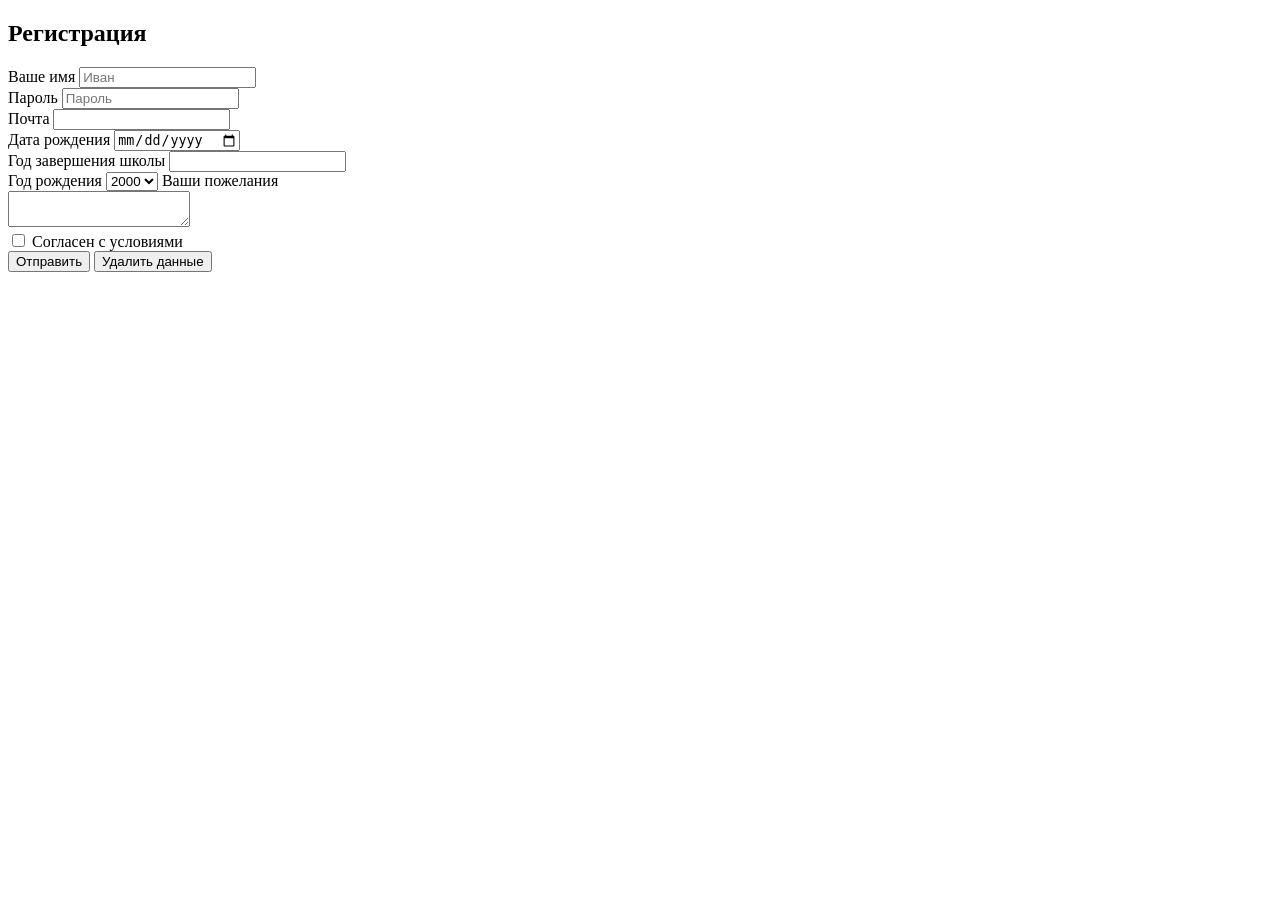
<file: reg.html>
<!DOCTYPE html>
<html lang="en">
<head>
    <meta charset="UTF-8">
    <meta name="viewport" content="width=device-width, initial-scale=1.0">
    <title>Document</title>
</head>
<body>
    <form action="#">
        <h2>Регистрация</h2>
        Ваше имя <input type="text" placeholder="Иван"><br>
        Пароль <input type="password" placeholder="Пароль"><br>
        Почта <input type="email"><br>
        Дата рождения <input type="date"><br>
        Год завершения школы <input type="number"><br>
        Год рождения 
        <select name="" id="">
            <option value="2000">2000</option>
            <option value="2001">2001</option>
        </select>
        Ваши пожелания<br>
        <textarea name="" id=""></textarea><br>
        <input type="checkbox" id="check"> 
        <label for="check">
            Согласен с условиями
        </label><br>
       <button type="submit"> Отправить</button>
       <button type="reset">Удалить данные</button>

    </form>
</body>
</html>
</file>
<file: style.css>
* {
  margin: 0px;
  padding: 0px;
}

button {
  cursor: pointer;
}

body {
  font-family: "Montserrat", serif;
  font-optical-sizing: auto;
  font-weight: weight;
  font-style: normal;
}

.center {
  padding-left: calc(50% - 600px);
  padding-right: calc(50% - 600px);
}

a:hover {
  text-decoration: underline;
}

.main {
  height: 735px;
  background-image: url(image/topbcg.jpeg);
  background-repeat: no-repeat;
  background-position: center;
  background-size: cover;
}

.header {
  height: 77px;
  display: flex;
  border-bottom: 0.5px solid rgba(255, 255, 255, 0.8);
  flex-wrap: wrap;
  justify-content: space-between;
  align-items: center;
}

.header__input {
  width: 288px;
  height: 41px;
  box-sizing: border-box;
  border: 1px solid #ffffff;
  border-radius: 20px;
  background-color: transparent;
  outline: none;
  color: #ffffff;
  font-size: 16px;
  font-weight: 400;
  line-height: 20px;
  letter-spacing: 0%;
  text-align: left;
  padding-left: 32px;
  padding-right: 32px;
  list-style-type: none;
}

.header__input::-moz-placeholder {
  color: #ffffff;
}

.header__input::placeholder {
  color: #ffffff;
}

.header__menu {
  display: flex;
  gap: 32px;
  position: relative;
}

.header__link {
  font-size: 16px;
  line-height: 20px;
  text-decoration: none;
  color: #ffffff;
  font-weight: 400;
  letter-spacing: 0%;
  text-align: left;
}

.menu__mobile {
  display: none;
}

.heading {
  color: #000;
  text-align: center;
  font-family: Montserrat;
  font-size: 48px;
  font-style: normal;
  font-weight: 600;
  line-height: normal;
  padding-bottom: 32px;
}

.heading__house {
  font-weight: 600;
  font-size: 64px;
  line-height: 70px;
  padding-bottom: 16px;
  color: #ffffff;
  text-align: left;
  max-width: 767px;
  text-decoration: none;
  color: #FFF;
}

.heading__text {
  font-size: 24px;
  line-height: 32px;
  padding-bottom: 16px;
  color: #ffffff;
  font-family: Montserrat;
  font-weight: 400;
  letter-spacing: 0%;
  text-align: left;
}

.heading__catalog {
  color: #ffffff;
  font-family: Montserrat;
  font-size: 16px;
  font-weight: 400;
  line-height: 24px;
  letter-spacing: 0%;
  text-align: left;
  text-decoration-line: underline;
}

.heading {
  font-weight: 600;
  font-size: 48px;
  line-height: 59px;
  color: #000000;
  padding-bottom: 32px;
}

.for {
  display: grid;
  gap: 32px;
  grid-template-columns: repeat(12, 1fr);
}

.for__item {
  height: 415px;
  grid-column: span 4;
  color: #ffffff;
  font-size: 34px;
  font-weight: 600;
  line-height: 41px;
  display: flex;
  justify-content: center;
  align-items: center;
}

.for__item_big {
  grid-column: span 6;
}

.for__item_1 {
  background-image: url(image/for-1.jpg);
}

.for__item_2 {
  background-image: url(image/for-2.jpg);
}

.for__item_3 {
  background-image: url(image/for-3.jpg);
}

.for__item_4 {
  background-image: url(image/for-4.jpg);
}

.for__item_5 {
  background-image: url(image/for-5.jpg);
}

.product {
  width: 378px;
  display: flex;
  flex-direction: column;
}

.product-box {
  display: flex;
  -moz-column-gap: 32px;
       column-gap: 32px;
  row-gap: 56px;
  flex-wrap: wrap;
}

.product__box-price {
  display: flex;
  gap: 32px;
}

.product__img {
  width: 100%;
}

.product__name {
  font-weight: 500;
  font-size: 24px;
  line-height: 29px;
  color: #000000;
  margin-top: 10px;
  padding-bottom: 8px;
}

.product__text {
  font-size: 14px;
  line-height: 17px;
  color: #888888;
  margin-bottom: 12px;
}

.product__price {
  font-weight: 500;
  font-size: 24px;
  line-height: 29px;
  color: #050505;
}

.product__price_old {
  font-weight: 500;
  font-size: 24px;
  line-height: 29px;
  text-decoration-line: line-through;
  color: #888888;
}

.footer-catalog {
  padding-top: 39px;
}

.footer__catalog {
  color: rgb(0, 0, 0);
  font-family: Montserrat;
  font-size: 16px;
  font-weight: 400;
  line-height: 24px;
  letter-spacing: 0%;
  text-align: left;
  text-decoration-line: underline;
}

.footer {
  background: rgb(247, 246, 246);
  padding-bottom: 58px;
  margin-top: 64px;
}

.footer-box {
  display: flex;
  padding-top: 32px;
  justify-content: space-between;
  align-items: flex-start;
  flex-wrap: wrap;
}

.menu {
  display: flex;
  flex-direction: column;
  gap: 12px;
}

.footer__menu {
  color: rgb(0, 0, 0);
  font-family: Montserrat;
  font-size: 24px;
  font-weight: 500;
  line-height: 29px;
  letter-spacing: 0%;
  text-align: left;
}

li {
  list-style-type: none;
}

.footer__nav {
  display: flex;
  flex-direction: column;
  gap: 12px;
}

.menu__list {
  font-weight: 500;
  font-size: 14px;
  line-height: 17px;
  text-decoration: none;
  color: #888888;
}

.adress {
  color: rgb(0, 0, 0);
  font-family: Montserrat;
  font-size: 24px;
  font-weight: 500;
  line-height: 29px;
  letter-spacing: 0%;
  text-align: left;
  display: flex;
  flex-direction: column;
  gap: 12px;
}

.footer__svg {
  display: flex;
  gap: 20px;
}

.footer__link {
  font-weight: 500;
  font-size: 14px;
  line-height: 17px;
  text-decoration: none;
  color: #888888;
}

.footer__catalog:hover {
  text-decoration: none;
  color: #888888;
}

.logo-svg:hover {
  fill: black;
}

.footer__inform-text {
  font-size: 12px;
  line-height: 16px;
  color: #000000;
}

.footer__inform {
  display: flex;
  flex-direction: column;
  gap: 8px;
}

.footer__inform-window {
  border: 1px solid #C4C4C4;
  box-sizing: border-box;
  border-radius: 16px;
  font-weight: normal;
  color: #C4C4C4;
  width: 260px;
  height: 40px;
  font-family: inherit;
  background-color: #FFF;
  outline: none;
  color: rgb(196, 196, 196);
  font-size: 12px;
  font-weight: 400;
  line-height: 15px;
  letter-spacing: 0%;
  text-align: left;
  padding-left: 17px;
  padding-right: 17px;
}

.footer__inform-button {
  background: rgba(222, 215, 215, 0.41);
  border: 1px solid #FFFFFF;
  box-sizing: border-box;
  border-radius: 16px;
  width: 260px;
  height: 40px;
  font-size: 12px;
  line-height: 18px;
  color: #000000;
  font-family: inherit;
}

.inform__button:hover {
  color: #F7F6F6;
  background-color: #000000;
  transition: background-color 1s;
}

.filtering__form {
  position: absolute;
  z-index: 1;
  top: calc(100% + 14px);
  right: 0;
  flex-direction: row;
  align-items: flex-start;
  justify-content: flex-start;
  gap: 65px;
  padding: 40px 48px 40px 40px;
  box-shadow: 0px 4px 67px -12px rgba(0, 0, 0, 0.32);
  background: rgb(255, 255, 255);
  display: none;
}

.header__menu:hover .filtering__form {
  display: block;
}

.cart__link-modal {
  padding-top: 54px;
}

.cart__item-modal {
  padding-top: 24px;
  padding-bottom: 24px;
  display: flex;
  justify-content: space-between;
  align-items: flex-start;
}

.cart__item-modaldown {
  border-top: 0.5px solid rgb(202, 205, 216);
  padding-top: 24px;
  padding-bottom: 24px;
  display: flex;
  justify-content: space-between;
  align-items: flex-start;
}

.cart__info-modal {
  width: 276px;
  display: flex;
  flex-direction: column;
  gap: 12px;
}

.cart__link-modal {
  display: flex;
  flex-direction: row;
  gap: 30px;
}

.cart__input-modal {
  width: 71px;
  height: 51px;
  border-radius: 6px;
  background-color: rgb(247, 246, 246);
  border: none;
  letter-spacing: 0px;
  text-align: center;
  font-family: Poppins, sans-serif;
  font-size: 14px;
  font-style: normal;
  font-weight: 600;
  line-height: 210%;
}

.cart__button-box-modal {
  display: flex;
  justify-content: space-between;
  margin-top: 18px;
  text-decoration: none;
  color: black;
}

.cart__price-modal {
  color: #000;
  font-family: Montserrat;
  font-size: 24px;
  font-style: normal;
  font-weight: 500;
  line-height: 150%;
  letter-spacing: -0.72px;
}

.cart__button-modal {
  background-color: transparent;
  border: 1px solid #000000;
  box-sizing: border-box;
  border-radius: 20px;
  width: 207px;
  height: 37px;
  font-size: 16px;
  font-style: normal;
  font-weight: normal;
  line-height: 17px;
  color: #000000;
  font-family: "Montserrat", serif;
}

.cart__image-left-modal {
  width: 144px;
  height: 144px;
}

.top-cart {
  height: 400px;
  background-image: url(image/cart.jpeg);
  background-size: cover;
  background-position: center;
  background-repeat: no-repeat;
  color: rgb(255, 255, 255);
}

.header__input {
  font-family: Montserrat;
  font-size: 16px;
  font-weight: 400;
  line-height: 20px;
  letter-spacing: 0%;
  text-align: left;
}

.heading__big {
  color: #FFFFFF;
  font-size: 64px;
  font-weight: 600;
  line-height: 70px;
  margin-top: 127px;
  text-decoration: none;
}

.cart {
  display: grid;
  grid-template-columns: repeat(12, 1fr);
  gap: 32px;
}
.cart__name-box {
  display: flex;
  justify-content: flex-start;
  padding-bottom: 14px;
  gap: 670px;
  margin-top: 64px;
}
.cart__item {
  border-top: 0.5px solid rgb(202, 205, 216);
  padding-top: 25px;
  padding-bottom: 32px;
  display: flex;
  justify-content: space-between;
  align-items: flex-start;
}
.cart__item-down {
  border-top: 0.5px solid rgb(202, 205, 216);
  padding-top: 32px;
  padding-bottom: 32px;
  display: flex;
  justify-content: space-between;
  align-items: flex-start;
}
.cart__left {
  display: flex;
  gap: 32px;
  color: rgb(136, 136, 136);
}
.cart__image-left {
  width: 173px;
}
.cart__info {
  width: 276px;
}
.cart__form {
  background-color: #f7f6f6;
  border-radius: 20px;
  height: 556px;
  grid-column: span 4;
  align-items: center;
  display: flex;
  flex-direction: column;
  font-size: 24px;
  box-sizing: border-box;
  padding-top: 42px;
  margin-top: 64px;
}
.cart__form-placing {
  color: #000;
  text-align: center;
  font-family: Montserrat;
  font-size: 24px;
  font-style: normal;
  font-weight: 700;
  line-height: normal;
}
.cart__form-name {
  border: none;
  border-bottom: 1px solid #cacdd8;
  background-color: transparent;
  font: inherit;
  margin-top: 35px;
  width: 288px;
}
.cart__form-number {
  margin-top: 44px;
  border: none;
  border-bottom: 1px solid #cacdd8;
  background-color: transparent;
  font: inherit;
}
.cart__form-adress {
  margin-top: 44px;
  border: none;
  border-bottom: 1px solid #cacdd8;
  background-color: transparent;
  font: inherit;
}
.cart__order {
  display: flex;
  flex-direction: column;
  font-size: 14px;
}
.cart__price-box {
  margin-top: 64px;
  display: flex;
  gap: 7px;
  flex-direction: row;
  letter-spacing: 0px;
  text-align: center;
}
.cart__total {
  color: #000;
  text-align: center;
  font-family: Montserrat;
  font-size: 24px;
  font-style: normal;
  line-height: normal;
}
.cart__price-sum {
  color: #000;
  text-align: center;
  font-family: Montserrat;
  font-size: 24px;
  font-style: normal;
  font-weight: 500;
  line-height: normal;
}
.cart__button-form {
  background: #f7f6f6;
  border: 1px solid #000000;
  box-sizing: border-box;
  border-radius: 20px;
  width: 290px;
  height: 41px;
  font-size: 16px;
  font-style: normal;
  font-weight: normal;
  line-height: 19.5px;
  color: #000000;
  font-family: "Montserrat", serif;
  margin-top: 12px;
}
.cart__content {
  grid-column: span 8;
}
.cart__info {
  display: flex;
  flex-direction: column;
  gap: 14px;
}
.cart__title {
  color: rgb(0, 0, 0);
  font-family: Montserrat;
  font-size: 24px;
  font-weight: 500;
  line-height: 29px;
  letter-spacing: 0px;
  text-align: left;
}
.cart__text {
  font-family: Montserrat;
  font-size: 14px;
  font-weight: 400;
  line-height: 17px;
  letter-spacing: 0%;
  text-align: left;
}
.cart__price {
  color: rgb(5, 5, 5);
  font-family: Montserrat;
  font-size: 16px;
  font-weight: 500;
  line-height: 20px;
  letter-spacing: 0%;
}
.cart__link-box {
  display: flex;
  flex-direction: row;
  gap: 30px;
}
.cart__link-box_nav {
  font-weight: 400;
  font-size: 14px;
  text-decoration: underline;
  color: #000000;
  gap: 30px;
}
.cart__input {
  width: 71px;
  height: 51px;
  border-radius: 6px;
  background-color: rgb(247, 246, 246);
  border: none;
  letter-spacing: 0px;
  text-align: center;
  font-family: Poppins;
  font-size: 14px;
  font-style: normal;
  font-weight: 600;
  line-height: 210%;
}
.cart__button-box {
  margin-top: 18px;
  text-decoration: none;
  color: black;
}
.cart__button {
  background-color: transparent;
  border: 1px solid #000000;
  box-sizing: border-box;
  border-radius: 20px;
  width: 200px;
  height: 37px;
  font-size: 14px;
  font-style: normal;
  font-weight: normal;
  line-height: 17px;
  color: #000000;
  font-family: "Montserrat", serif;
}
.cart .cart__button-buy {
  text-decoration: none;
  color: black;
}

.cart__button:hover {
  color: #F7F6F6;
  background-color: #000000;
  transition: background-color 1s;
}

.cart__button-form:hover {
  color: #F7F6F6;
  background-color: #000000;
  transition: background-color 1s;
}

.logo-svg:hover {
  filter: brightness(0);
}

.cart__button-form {
  margin: 30px auto 0;
  text-transform: uppercase;
  font-size: 16px;
  font-weight: bold;
  text-align: center;
  background: rgba(41, 41, 41, 0.88);
  color: #b39d74;
  -webkit-animation-name: "play_down";
  -moz-animation-name: "play_up";
  animation-duration: 1s;
  animation-iteration-count: infinite;
  box-shadow: 0 0 0 3px rgba(0, 0, 0, 0.5);
  cursor: pointer;
}

@keyframes play_top {
  0% {
    box-shadow: 0 0 rgba(0, 163, 182, 0.6);
  }
  to {
    box-shadow: 0 0 0 20px rgba(0, 163, 182, 0);
  }
}
@keyframes play_down {
  0% {
    box-shadow: 0 0 rgba(55, 55, 55, 0.6);
  }
  to {
    box-shadow: 0 0 0 20px rgba(55, 55, 55, 0);
  }
}
.footer__inform-text {
  font-size: 12px;
  line-height: 16px;
  color: #000000;
}

.footer__inform {
  display: flex;
  flex-direction: column;
  gap: 8px;
}

.footer__inform-window {
  border: 1px solid #C4C4C4;
  box-sizing: border-box;
  border-radius: 16px;
  font-weight: normal;
  color: #C4C4C4;
  width: 260px;
  height: 40px;
  font-family: inherit;
  background-color: #FFF;
  outline: none;
  color: rgb(196, 196, 196);
  font-size: 12px;
  font-weight: 400;
  line-height: 15px;
  letter-spacing: 0%;
  text-align: left;
  padding-left: 17px;
  padding-right: 17px;
}

.footer__inform-button {
  background: rgba(222, 215, 215, 0.41);
  border: 1px solid #FFFFFF;
  box-sizing: border-box;
  border-radius: 16px;
  width: 260px;
  height: 40px;
  font-size: 12px;
  line-height: 18px;
  color: #000000;
  font-family: inherit;
}

* {
  margin: 0px;
  padding: 0px;
}

body {
  font-family: "Montserrat", serif;
  font-optical-sizing: auto;
  font-weight: weight;
  font-style: normal;
}

.center {
  padding-left: calc(50% - 600px);
  padding-right: calc(50% - 600px);
}

a:hover {
  text-decoration: underline;
}

.top {
  height: 400px;
  background-image: url(image/topcatalog.png);
  background-repeat: no-repeat;
  background-position: center;
  background-size: cover;
}

.header {
  height: 77px;
  display: flex;
  border-bottom: 0.5px solid rgba(255, 255, 255, 0.8);
  flex-wrap: wrap;
  justify-content: space-between;
  align-items: center;
}

.header__input {
  width: 288px;
  height: 41px;
  box-sizing: border-box;
  border: 1px solid rgb(255, 255, 255);
  border-radius: 20px;
  background-color: transparent;
  outline: none;
  color: rgb(255, 255, 255);
  font-size: 16px;
  font-weight: 400;
  line-height: 20px;
  letter-spacing: 0%;
  text-align: left;
  padding-left: 32px;
  padding-right: 32px;
  list-style-type: none;
}

.header__input::-moz-placeholder {
  color: rgb(255, 255, 255);
}

.header__input::placeholder {
  color: rgb(255, 255, 255);
}

.header__menu {
  display: flex;
  gap: 32px;
}

.header__link {
  font-size: 16px;
  line-height: 20px;
  text-decoration: none;
  color: rgb(255, 255, 255);
  font-weight: 400;
  letter-spacing: 0%;
  text-align: left;
}

.heading__text {
  font-family: Montserrat;
  font-size: 24px;
  font-style: normal;
  font-weight: 400;
  line-height: 32px;
}

.heading__catalog {
  color: rgb(255, 255, 255);
  font-family: Montserrat;
  font-size: 16px;
  font-weight: 400;
  line-height: 24px;
  letter-spacing: 0%;
  text-align: left;
  text-decoration-line: underline;
}

.heading {
  padding-top: 64px;
  padding-bottom: 41px;
  font-weight: 400;
  line-height: 32px;
  letter-spacing: 0%;
  text-align: left;
  color: #000;
  font-family: Montserrat;
  font-size: 48px;
  font-style: normal;
  font-weight: 600;
  line-height: normal;
}

.heading__big {
  color: #FFFFFF;
  font-size: 64px;
  font-weight: 600;
  line-height: 70px;
  margin-top: 127px;
  text-decoration: none;
}

.navigation {
  display: flex;
  justify-content: space-between;
  align-items: center;
}

.section__nav {
  display: flex;
  flex-direction: row;
  justify-content: flex-start;
  align-items: flex-start;
  gap: 10;
  gap: 10px;
}

.section__link {
  color: rgb(0, 0, 0);
  font-size: 16px;
  font-weight: 400;
  line-height: 32px;
  letter-spacing: 0%;
  text-align: left;
  text-decoration: none;
}

.filter-box {
  display: flex;
  align-items: center;
  gap: 10px;
  position: relative;
}

.button {
  border: 1px solid #000;
  border-radius: 20px;
  min-height: 40px;
  font: inherit;
  padding: 10px 23px;
  cursor: pointer;
  background-color: #fff;
}

.filter-button {
  font-weight: 500;
  text-align: start;
  width: 182px;
  border-color: #c4c4c4;
  background-image: url(image/down.svg);
  background-repeat: no-repeat;
  background-position: right 20px center;
  -webkit-appearance: none;
     -moz-appearance: none;
          appearance: none;
}

.popular-button {
  font-weight: 400;
  text-align: start;
  width: 227px;
  border-color: #c4c4c4;
  background-image: url(image/down.svg);
  background-repeat: no-repeat;
  background-position: right 20px center;
  -webkit-appearance: none;
     -moz-appearance: none;
          appearance: none;
}

.special {
  font-weight: 600;
  font-size: 48px;
  line-height: 59px;
  color: #000000;
  padding-bottom: 32px;
  padding-top: 64px;
}

.product {
  box-sizing: border-box;
  width: 378px;
  display: flex;
  flex-direction: column;
  position: relative;
}

.product__icons {
  display: none;
  position: absolute;
  top: 10px;
  right: 10px;
  gap: 21px;
}

.product:hover .product__icons {
  display: block;
  display: flex;
}

.product-box {
  display: flex;
  -moz-column-gap: 32px;
       column-gap: 32px;
  row-gap: 48px;
  flex-wrap: wrap;
}

.product__box-price {
  display: flex;
  gap: 32px;
}

.product__img {
  width: 100%;
}

.product__name {
  font-weight: 500;
  font-size: 24px;
  line-height: 29px;
  color: #000000;
  margin-top: 10px;
  padding-bottom: 8px;
}

.product__text {
  font-size: 14px;
  line-height: 17px;
  color: #888888;
  margin-bottom: 12px;
}

.product__price {
  font-weight: 500;
  font-size: 24px;
  line-height: 29px;
  color: #050505;
}

.product__price_old {
  font-weight: 500;
  font-size: 24px;
  line-height: 29px;
  text-decoration-line: line-through;
  color: #888888;
}

.section__nav {
  margin-top: 64px;
  padding-bottom: 41px;
  color: rgb(0, 0, 0);
  font-size: 16px;
  font-weight: 400;
  line-height: 32px;
  letter-spacing: 0%;
  text-align: left;
}

.footer-catalog {
  padding-top: 39px;
}

.footer-catalog__link {
  color: rgb(0, 0, 0);
  font-family: Montserrat;
  font-size: 16px;
  font-weight: 400;
  line-height: 24px;
  letter-spacing: 0%;
  text-align: left;
  text-decoration-line: underline;
}

.footer {
  background: rgb(247, 246, 246);
  padding-bottom: 60px;
}

.footer-box {
  display: flex;
  padding-top: 32px;
  justify-content: space-between;
  align-items: flex-start;
  background: rgb(247, 246, 246);
}

.menu {
  display: flex;
  flex-direction: column;
  gap: 12px;
}

.footer__menu {
  color: rgb(0, 0, 0);
  font-family: Montserrat;
  font-size: 24px;
  font-weight: 500;
  line-height: 29px;
  letter-spacing: 0%;
  text-align: left;
}

li {
  list-style-type: none;
}

.footer__nav {
  display: flex;
  flex-direction: column;
  gap: 12px;
}

.menu__list {
  font-weight: 500;
  font-size: 14px;
  line-height: 17px;
  text-decoration: none;
  color: #888888;
}

.adress {
  color: rgb(0, 0, 0);
  font-family: Montserrat;
  font-size: 24px;
  font-weight: 500;
  line-height: 29px;
  letter-spacing: 0%;
  text-align: left;
  display: flex;
  flex-direction: column;
  gap: 12px;
}

.footer__svg {
  display: flex;
  gap: 20px;
}

.footer__link {
  font-weight: 500;
  font-size: 14px;
  line-height: 17px;
  text-decoration: none;
  color: #888888;
}

.footer__inform-text {
  font-size: 12px;
  line-height: 16px;
  color: #000000;
}

.footer__inform {
  display: flex;
  flex-direction: column;
  gap: 8px;
}

.footer__inform-window {
  border: 1px solid #C4C4C4;
  box-sizing: border-box;
  border-radius: 16px;
  font-weight: normal;
  color: #C4C4C4;
  width: 260px;
  height: 40px;
  font-family: inherit;
  background-color: #FFF;
  outline: none;
  color: rgb(196, 196, 196);
  font-size: 12px;
  font-weight: 400;
  line-height: 15px;
  letter-spacing: 0%;
  text-align: left;
  padding-left: 17px;
  padding-right: 17px;
}

.footer__inform-button {
  background: rgba(222, 215, 215, 0.41);
  border: 1px solid #FFFFFF;
  box-sizing: border-box;
  border-radius: 16px;
  width: 260px;
  height: 40px;
  font-size: 12px;
  line-height: 18px;
  color: #000000;
  font-family: inherit;
}

.filtering-form {
  position: absolute;
  z-index: 1;
  top: calc(100% + 14px);
  right: 0;
  display: flex;
  flex-direction: row;
  align-items: flex-start;
  justify-content: flex-start;
  gap: 65px;
  padding: 40px 48px 40px 48px;
  box-shadow: 0px 4px 67px -12px rgba(0, 0, 0, 0.32);
  background: rgb(255, 255, 255);
  right: 240px;
}

.filter-form__content {
  position: static;
  display: flex;
  flex-direction: column;
  align-items: center;
  gap: 36px;
}

.content__position {
  position: static;
  max-width: 445.5px;
  display: flex;
  flex-direction: row;
  justify-content: flex-start;
  align-items: flex-start;
  gap: 65px;
}

.filter-form__content-left {
  position: static;
  max-width: 190.5px;
  display: flex;
  flex-direction: column;
  gap: 32px;
  padding: 0px;
}

.filter-form__content-fieldset {
  border: none;
}

.filter-form__content-legend {
  padding-bottom: 14px;
  color: rgb(5, 5, 5);
  font-size: 16px;
  font-weight: 500;
  line-height: 20px;
  letter-spacing: 0%;
  text-align: left;
}

.radio {
  display: flex;
  align-items: center;
  gap: 10px;
}

.radio__input {
  display: none;
}

.radio-time {
  display: flex;
  flex-direction: column;
  gap: 14px;
}

.radio__label {
  display: flex;
  align-items: center;
  cursor: pointer;
  position: relative;
  padding-left: 30px;
  font-size: 14px;
}

input[type=radio] + label::before {
  box-sizing: border-box;
  content: "";
  position: absolute;
  left: 0;
  top: 1px;
  width: 14px;
  height: 14px;
  border: 1px solid rgb(136, 136, 136);
  border-radius: 50px;
  background-color: #fff;
  background-position: center;
}

input[type=radio]:checked + label::before {
  background-image: url(image/svggalka.svg);
  background-repeat: no-repeat;
  background-position: center;
}

.range__label {
  color: rgb(0, 0, 0);
  font-size: 14px;
  font-weight: 400;
  line-height: 17px;
  letter-spacing: 0%;
  text-align: left;
}

.checkbox__label {
  color: rgb(0, 0, 0);
  position: relative;
  padding-left: 29px;
  font-size: 14px;
  display: flex;
  align-items: center;
  cursor: pointer;
}

.checkbox__color-options {
  width: 15px;
  height: 15px;
}

.checkbox__label::before {
  content: "";
  display: inline-block;
  width: 14px;
  height: 14px;
  border: 1px solid #888888;
  position: absolute;
  left: 0;
  background-color: #fff;
}

.checkbox__input:checked + .checkbox__label::before {
  background-image: url(image/svggalka.svg);
  background-repeat: no-repeat;
  background-position: center;
  border-color: #000;
}

.range {
  display: flex;
  flex-direction: column;
  gap: 14px;
}

.range__slider {
  display: inline-block;
  position: static;
  width: 190.5px;
  height: 2px;
  margin: 14px 0px;
  border: 1px solid rgb(0, 0, 0);
  position: static;
  width: 190.5px;
  height: 0;
  border: 1px solid rgb(0, 0, 0);
}

.range__input {
  position: absolute;
  width: 190.5px;
  height: 8px;
}

.range__input,
.range__input::-webkit-slider-runnable-track,
.range__input::-webkit-slider-thumb {
  -webkit-appearance: none;
  background: none;
}

.range__input::-webkit-slider-runnable-track {
  display: inline-block;
  position: static;
  width: 190.5px;
  height: 8px;
  margin: 14px 0px;
  color: rgb(0, 0, 0);
}

.range__input::-webkit-slider-thumb {
  position: relative;
  height: 8px;
  width: 8px;
  margin-top: -4px;
  background: #000;
  border: 1px solid #000;
  border-radius: 50px;
  cursor: pointer;
  z-index: 1;
}

.range__input::-webkit-slider-thumb:active {
  cursor: grabbing;
}

.checkbox__for {
  position: static;
  height: 296px;
}

.checkbox__input {
  width: 15px;
  height: 15px;
  cursor: pointer;
}

.checkbox__color-top, .checkbox__color-botton {
  display: flex;
  gap: 14px;
}

.checkbox__label--color {
  display: none;
}

.checkbox__label--color {
  display: flex;
  flex-direction: column;
  gap: 14px;
}

.checkbox__input {
  display: none;
}

.checkbox-label {
  display: flex;
  align-items: center;
  cursor: pointer;
  position: relative;
  font-size: 14px;
  padding: 10px;
}

.checkbox-label::before {
  content: "";
  display: inline-block;
  width: 14px;
  height: 14px;
  border: 1px solid #888888;
  position: absolute;
  left: 0;
  background-color: #fff;
}

.checkbox__input:checked + .checkbox-label::before {
  background-image: url(image/svggalka.svg);
  background-repeat: no-repeat;
  background-position: center;
  border-color: #000;
}

.checkbox__color--white::before {
  background-color: #fff;
  border-color: #808080;
}

.checkbox__color--black::before {
  background-color: #000;
  border-color: #000;
}

.checkbox__color--gray::before {
  background-color: #737373;
  border-color: #737373;
}

.checkbox__color--red::before {
  background-color: #f00;
  border-color: #f00;
}

.checkbox__color--orange::before {
  background-color: #ffaa00;
  border-color: #ff9100;
}

.checkbox__color--yellow::before {
  background-color: #ff0;
  border-color: #ff0;
}

.checkbox__color--green::before {
  background-color: #008000;
  border-color: #008000;
}

.checkbox__color--ligthgreen::before {
  background-color: #40e0d0;
  border-color: #40e0d0;
}

.checkbox__color--blue::before {
  background-color: #009fe3;
  border-color: #009fe3;
}

.checkbox__color--darkblue::before {
  background-color: #00f;
  border-color: #00f;
}

.checkbox__color--darkpurple::before {
  background-color: #800080;
  border-color: #800080;
}

.checkbox__color--purple::before {
  background-color: #8a2be2;
  border-color: #8a2be2;
}

.checkbox__color--ligthpurple::before {
  background-color: #d89aff;
  border-color: #d89aff;
}

.checkbox__color--pink::before {
  background-color: #ff1493;
  border-color: #ff1493;
}

.checkbox__input:checked + .checkbox__color--black::before,
.checkbox__input:checked + .checkbox__color--blue::before,
.checkbox__input:checked + .checkbox__color--purple::before {
  background-image: url(image/whitegalka.svg);
}

.filter-form__content-rigth {
  position: static;
  width: 190px;
  height: 330px;
}

.room-type {
  position: static;
  display: flex;
  flex-direction: column;
  align-items: flex-start;
  gap: 14px;
  flex: none;
}

.filter-form__button {
  position: relative;
  width: 190px;
  height: 40px;
  display: flex;
  flex-direction: row;
  justify-content: center;
  align-items: self-start;
  align-self: flex-end;
  padding: 10px 76px 10px 76px;
  box-sizing: border-box;
  border: 1px solid rgb(4, 4, 4);
  border-radius: 20px;
  background: transparent;
}

@media (max-width: 1024px) {
  .center {
    padding-left: calc(50% - 393px);
    padding-right: calc(50% - 393px);
  }
  .for__item {
    height: 268px;
  }
  .product-box {
    -moz-column-gap: 29px;
         column-gap: 29px;
    row-gap: 39px;
  }
  .footer__logo {
    display: none;
  }
}
@media (min-width: 768px) and (max-width: 833px) {
  .center {
    padding-left: 24px;
    padding-right: 24px;
  }
  .product {
    width: 345px;
  }
}
@media (max-width: 1024px) {
  .center {
    padding-left: calc(50% - 393px);
    padding-right: calc(50% - 393px);
  }
  .product-box {
    -moz-column-gap: 29px;
         column-gap: 29px;
    row-gap: 39px;
  }
  .footer__logo {
    display: none;
  }
}
@media (max-width: 1024px) {
  .center {
    padding-left: calc(50% - 393px);
    padding-right: calc(50% - 393px);
  }
  .cart__form {
    grid-column: 2;
    grid-template-columns: 1fr 1fr;
  }
  .footer__logo {
    display: none;
  }
  .cart__content {
    grid-column: span 12;
  }
  .cart__form {
    grid-column: span 6;
  }
}
@media (max-width: 767px) {
  .center {
    padding-left: 16px;
    padding-right: 16px;
  }
  .header {
    padding-top: 32px;
    border-bottom: none;
  }
  .header__input {
    display: none;
  }
  .menu__mobile {
    display: flex;
    align-items: center;
    gap: 32px;
  }
  .header__menu {
    display: none;
  }
  .header__logo {
    width: 99px;
  }
  .heading__house {
    font-size: 48px;
    line-height: 59px;
    text-align: center;
  }
  .heading__text {
    font-size: 16px;
    line-height: 32px;
    text-align: center;
  }
  .heading__catalog {
    display: flex;
    flex-direction: column;
    align-items: center;
    font-size: 14px;
  }
  .heading {
    font-size: 24px;
    line-height: 29px;
  }
  .for {
    grid-template-columns: repeat(4, 1fr);
    gap: 16px;
  }
  .for__item {
    grid-column: 1/-1;
    height: 375px;
    font-size: 28px;
    line-height: 34px;
  }
  .for__item_big {
    height: 244px;
  }
  .footer {
    padding-bottom: 32px;
  }
  .footer-box {
    gap: 32px;
  }
  .special {
    font-size: 24px;
    line-height: 29px;
    padding-bottom: 32px;
  }
  .product__name {
    font-size: 18px;
  }
  .product__price {
    font-size: 18px;
  }
  .product__price__price_old {
    font-size: 18px;
  }
  .item {
    font-size: 24px;
    padding-bottom: 0;
    margin-top: 0;
  }
  .footer-box {
    display: flex;
    padding-top: 32px;
    justify-content: space-between;
    align-items: flex-start;
    flex-wrap: wrap;
    justify-content: center;
    gap: 32px 117px;
  }
  .filtering__form {
    display: none;
  }
  .footer__inform-text {
    padding-top: 71px;
  }
}
@media (max-width: 767px) {
  .center {
    padding-left: 16px;
    padding-right: 16px;
  }
  .header__logo {
    width: 99px;
  }
  .heading-big {
    text-align: center;
  }
  .filtering-form {
    display: none;
  }
  .navigation {
    flex-wrap: wrap;
  }
  .filter-box {
    display: flex;
    align-items: flex-start;
    gap: 10px;
    position: relative;
    flex-direction: column-reverse;
    padding-bottom: 32px;
  }
  .section__nav {
    margin-top: 32px;
    padding-bottom: 14px;
  }
  .product__img {
    height: 226px;
  }
  .footer-box {
    display: flex;
    padding-top: 32px;
    justify-content: space-between;
    align-items: flex-start;
    flex-wrap: wrap;
    justify-content: center;
    gap: 32px 117px;
  }
  .heading {
    padding-top: 32px;
    padding-bottom: 32px;
  }
  .heading__big {
    font-size: 48px;
    margin-top: 82px;
    text-align: center;
  }
  .footer-catalog {
    padding-top: 32px;
  }
}
@media (max-width: 767px) {
  .center {
    padding-left: 16px;
    padding-right: 16px;
  }
  .header__logo {
    width: 99px;
  }
  .product__cart {
    display: none;
  }
  .cart__image-left {
    display: none;
  }
  .cart__button-box {
    display: flex;
    gap: 20px;
  }
  .cart__form {
    grid-column: span 12;
  }
  .product-box {
    padding-top: 0;
  }
  .footer {
    margin-top: 32px;
  }
  .footer-box {
    display: flex;
    justify-content: space-between;
    align-items: flex-start;
    flex-wrap: wrap;
    justify-content: center;
    gap: 32px 117px;
  }
}/*# sourceMappingURL=style.css.map */
</file>
